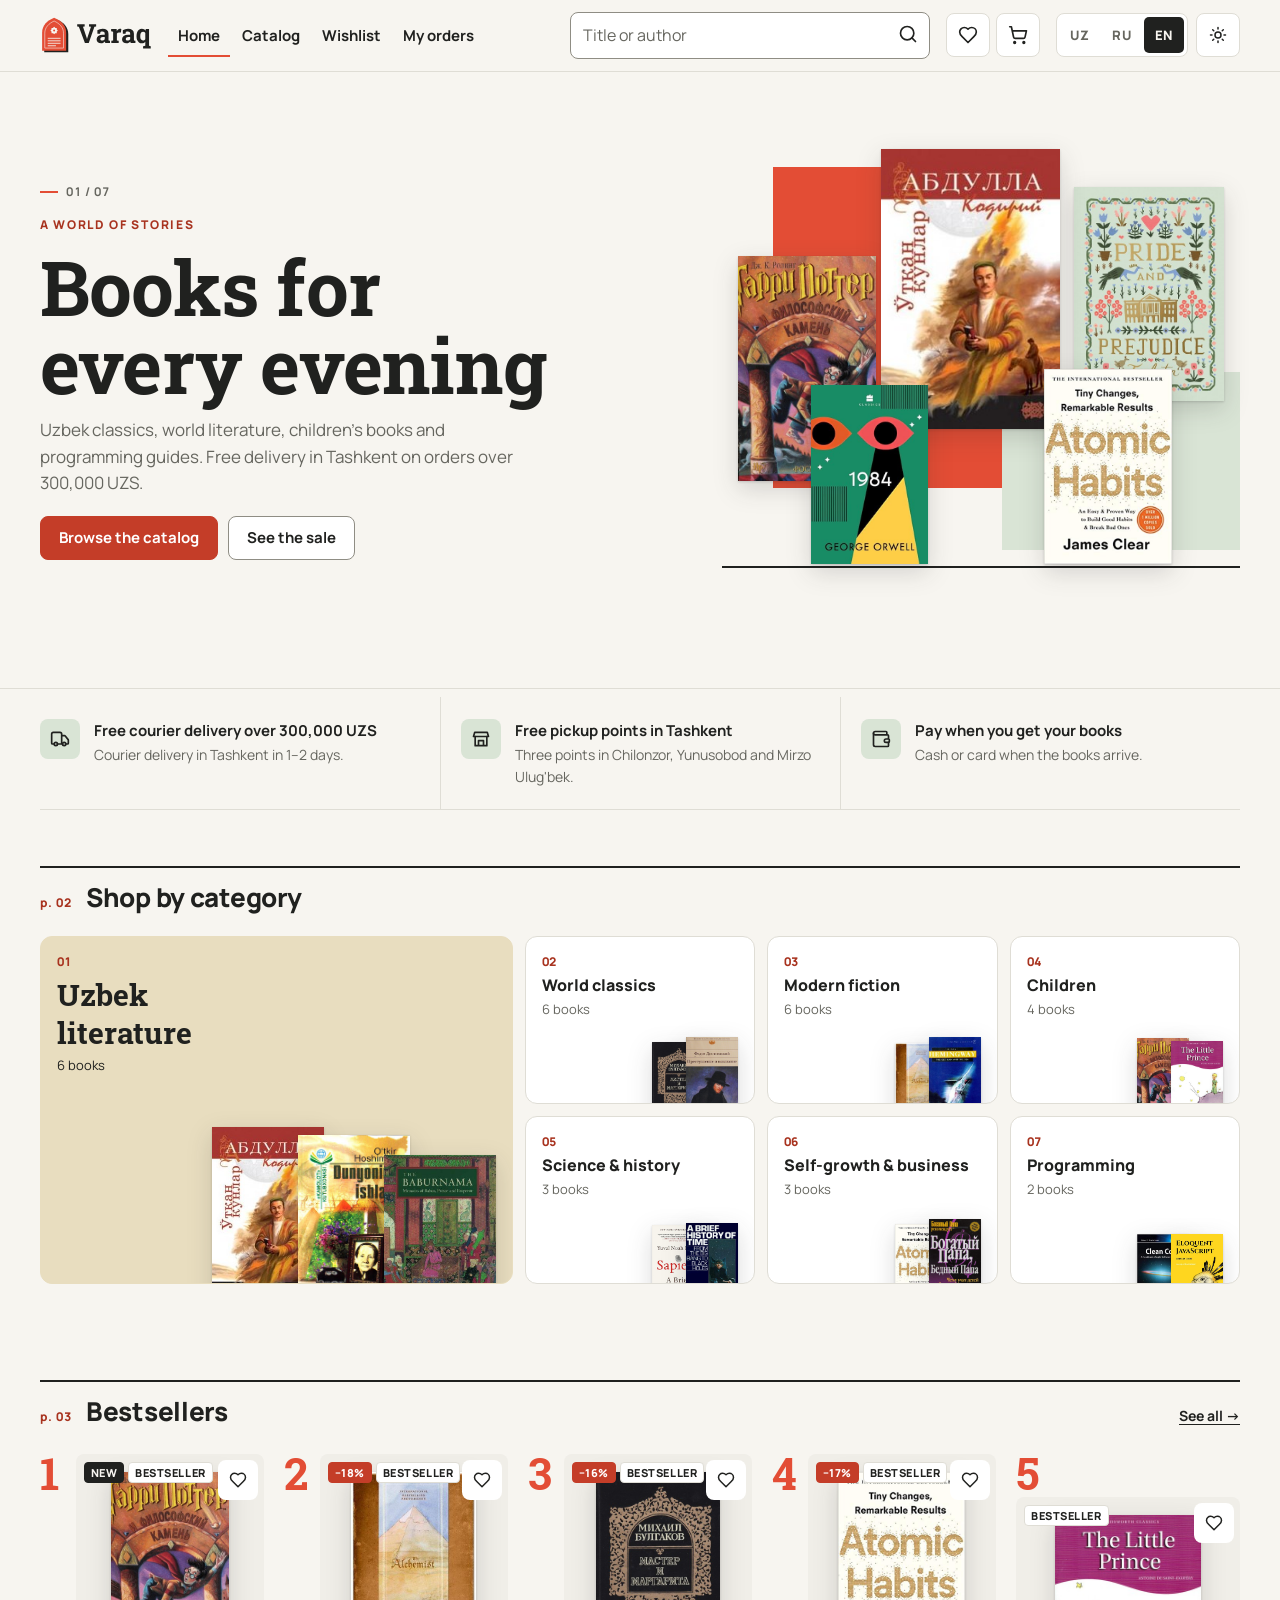
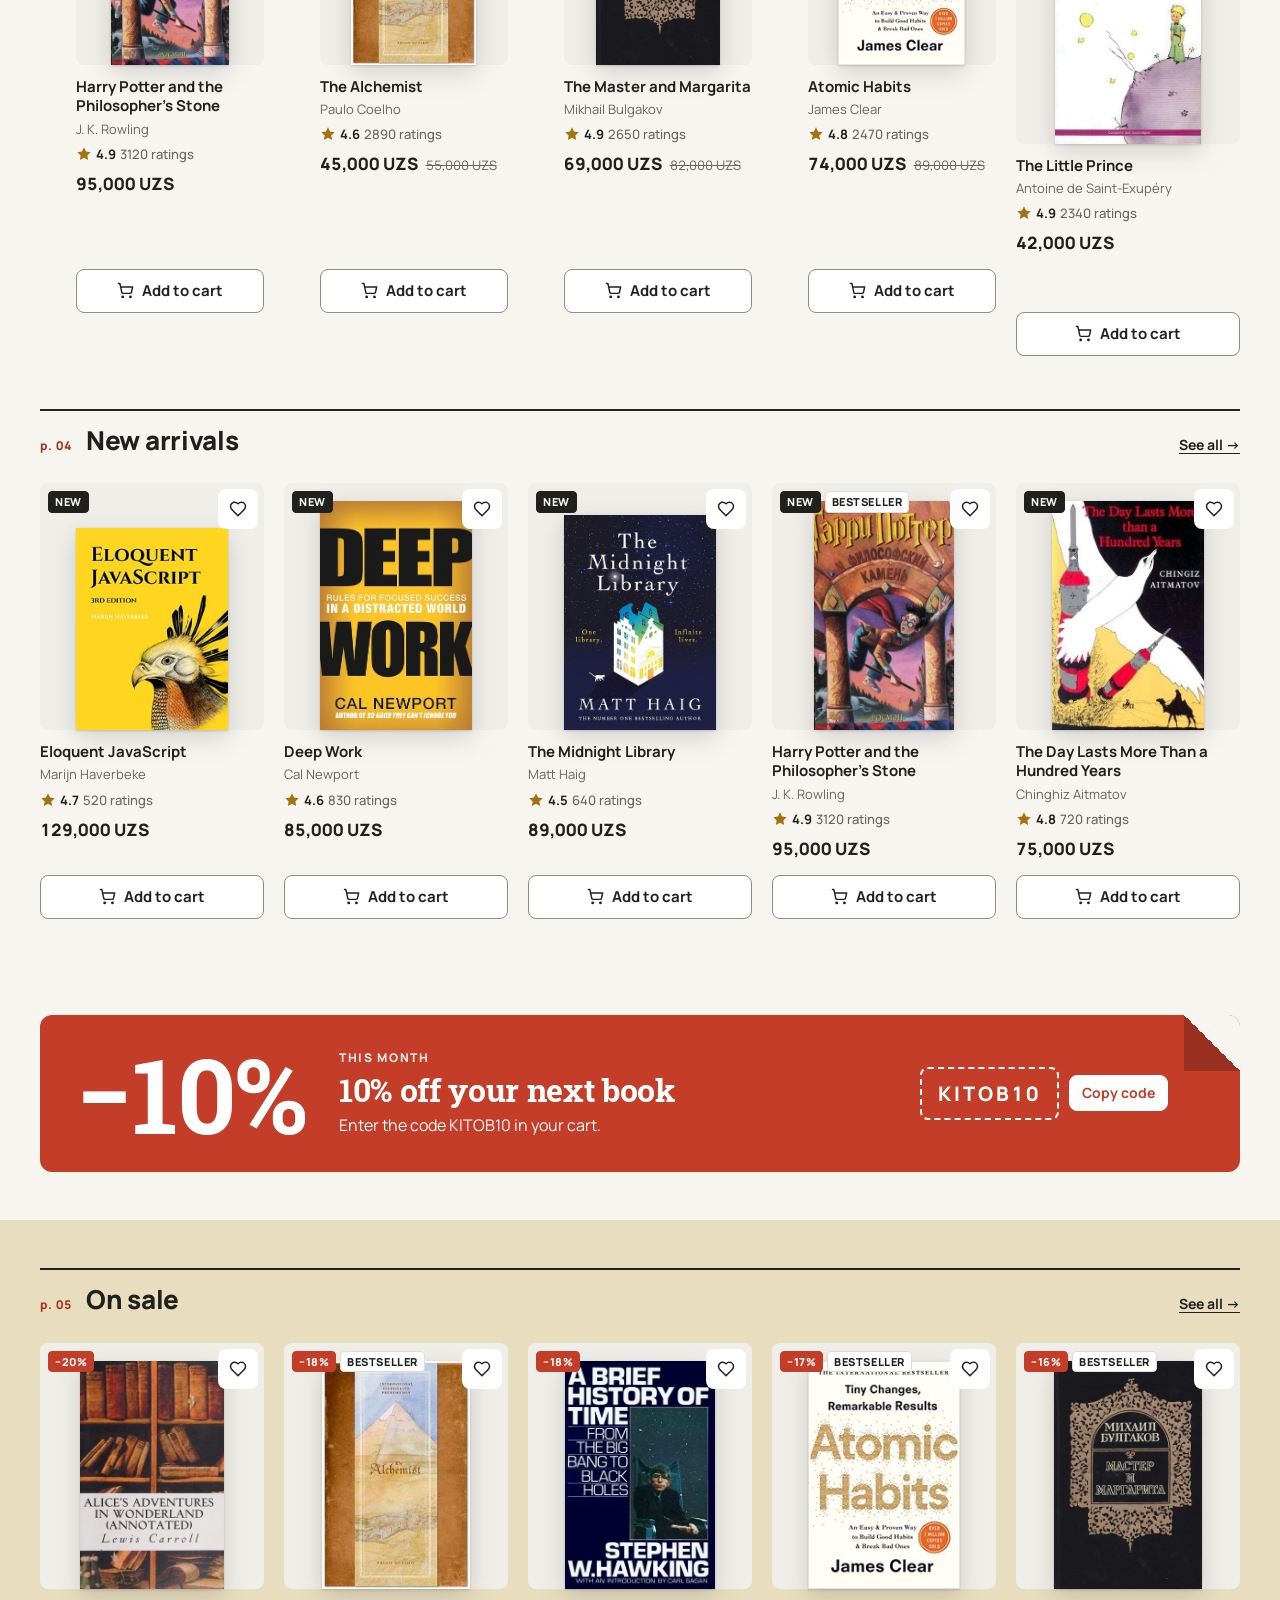
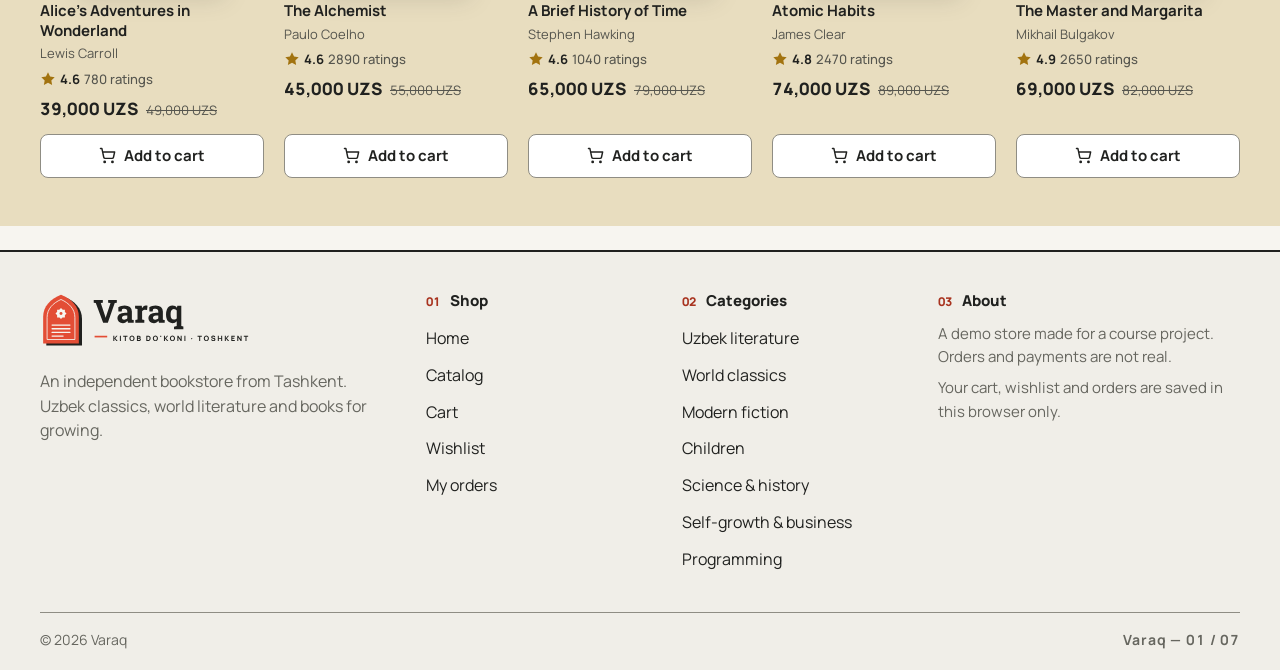
<file: index.html>
<!doctype html>
<html lang="en">
<head>
  <meta charset="utf-8">
  <meta name="viewport" content="width=device-width, initial-scale=1">
  <title>Varaq</title>
  <meta name="description" content="">
  <meta name="theme-color" content="#f7f5f0">
  <link rel="icon" href="assets/brand/varaq-favicon.svg" type="image/svg+xml">
  <link rel="preconnect" href="https://fonts.googleapis.com">
  <link rel="preconnect" href="https://fonts.gstatic.com" crossorigin>
  <link rel="stylesheet" href="https://fonts.googleapis.com/css2?family=Manrope:wght@400;500;600;700;800&family=Roboto+Slab:wght@500;600;700&display=swap">
  <!-- Apply the saved theme before the page is drawn, so it never flashes. -->
  <script>
    window.APP_NS = "bookstore";
    try {
      var savedTheme = localStorage.getItem("bookstore:theme");
      document.documentElement.setAttribute("data-theme", savedTheme || (matchMedia("(prefers-color-scheme: dark)").matches ? "dark" : "light"));
    } catch (e) {}
  </script>
  <link rel="stylesheet" href="css/base.css">
  <link rel="stylesheet" href="css/site.css">
  <script defer src="js/core.js"></script>
  <script defer src="js/lang.js"></script>
  <script defer src="js/books.js"></script>
  <script defer src="js/shop.js"></script>
  <script defer src="js/layout.js"></script>
  <script defer src="js/pages/home.js"></script>
</head>
<body data-page="home">
  <a class="skip-link" href="#main" data-i18n="skip">Skip to content</a>
  <header id="site-header" class="site-header"></header>

  <main id="main" tabindex="-1">
    <section class="hero">
      <div class="container hero-grid">
        <div class="hero-copy">
          <p class="folio" aria-hidden="true">01 / 07</p>
          <p class="eyebrow" data-i18n="home.eyebrow"></p>
          <h1 class="display hero-title" data-i18n="home.heroTitle"></h1>
          <p id="heroText" class="hero-text"></p>
          <div class="hero-actions">
            <a class="btn" href="catalog.html" data-i18n="home.browse"></a>
            <a class="btn btn-ghost" href="catalog.html?sale=1" data-i18n="home.seeSale"></a>
          </div>
        </div>
        <!-- A composition of real covers (decorative: the books are listed below). -->
        <div id="heroArt" class="hero-art" aria-hidden="true"></div>
      </div>
    </section>

    <section class="container perks" aria-labelledby="perksTitle">
      <h2 id="perksTitle" class="visually-hidden" data-i18n="home.perksTitle"></h2>
      <ul id="perks" class="perk-list"></ul>
    </section>

    <section class="container section" aria-labelledby="catsTitle">
      <div class="section-head">
        <p class="sec-no" aria-hidden="true">p. 02</p>
        <h2 id="catsTitle" data-i18n="home.cats"></h2>
      </div>
      <ul id="cats" class="cat-grid"></ul>
    </section>

    <section class="container section" aria-labelledby="bestTitle">
      <div class="section-head">
        <p class="sec-no" aria-hidden="true">p. 03</p>
        <h2 id="bestTitle" data-i18n="home.best"></h2>
        <a class="see-all" href="catalog.html?sort=popular" aria-describedby="bestTitle" data-i18n="home.seeAll"></a>
      </div>
      <div id="best"></div>
    </section>

    <section class="container section" aria-labelledby="newTitle">
      <div class="section-head">
        <p class="sec-no" aria-hidden="true">p. 04</p>
        <h2 id="newTitle" data-i18n="home.new"></h2>
        <a class="see-all" href="catalog.html?sort=newest" aria-describedby="newTitle" data-i18n="home.seeAll"></a>
      </div>
      <div id="new"></div>
    </section>

    <section class="container section" aria-labelledby="promoTitle">
      <div class="promo">
        <p class="promo-big display" aria-hidden="true">−10%</p>
        <div class="promo-copy">
          <p class="eyebrow promo-eyebrow" data-i18n="home.promoEyebrow"></p>
          <h2 id="promoTitle" class="display" data-i18n="home.promoTitle"></h2>
          <p id="promoText"></p>
        </div>
        <div class="promo-code">
          <span class="coupon tabular" id="promoCode">KITOB10</span>
          <button type="button" id="copyCode" class="btn btn-small promo-copy-btn" data-i18n="home.copyCode"></button>
        </div>
      </div>
    </section>

    <section class="band-sale" aria-labelledby="saleTitle">
      <div class="container section">
        <div class="section-head">
          <p class="sec-no" aria-hidden="true">p. 05</p>
          <h2 id="saleTitle" data-i18n="home.sale"></h2>
          <a class="see-all" href="catalog.html?sale=1" aria-describedby="saleTitle" data-i18n="home.seeAll"></a>
        </div>
        <div id="sale"></div>
      </div>
    </section>

    <section id="recentSection" class="container section" aria-labelledby="recentTitle" hidden>
      <div class="section-head">
        <p class="sec-no" aria-hidden="true">p. 06</p>
        <h2 id="recentTitle" data-i18n="home.recent"></h2>
      </div>
      <ul id="recent" class="recent-strip"></ul>
    </section>
  </main>

  <footer id="site-footer" class="site-footer"></footer>
  <div id="toasts" class="toast-host"></div>
</body>
</html>
</file>
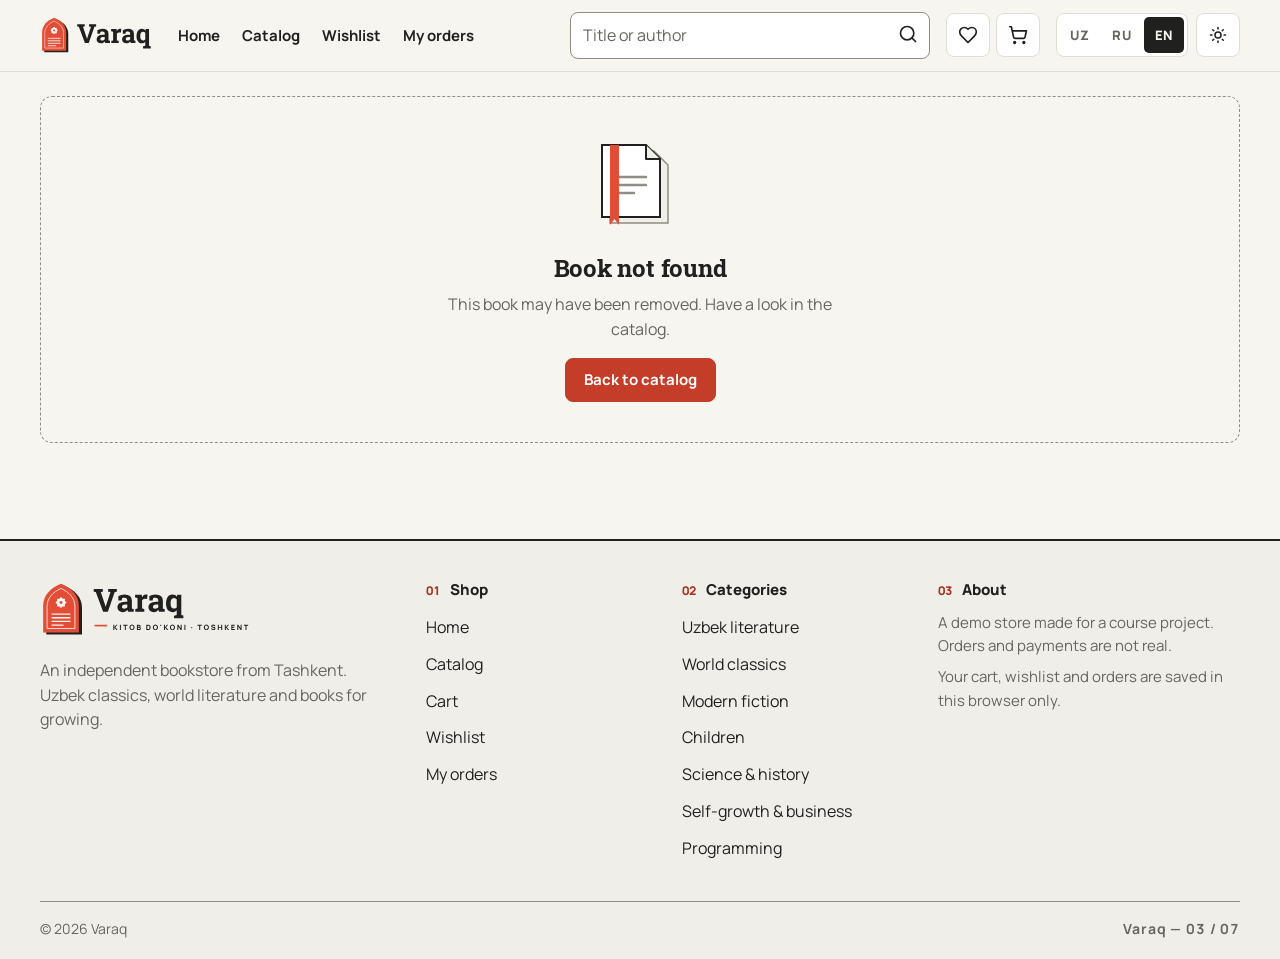
<file: book.html>
<!doctype html>
<html lang="en">
<head>
  <meta charset="utf-8">
  <meta name="viewport" content="width=device-width, initial-scale=1">
  <title>Varaq</title>
  <meta name="description" content="">
  <meta name="theme-color" content="#f7f5f0">
  <link rel="icon" href="assets/brand/varaq-favicon.svg" type="image/svg+xml">
  <link rel="preconnect" href="https://fonts.googleapis.com">
  <link rel="preconnect" href="https://fonts.gstatic.com" crossorigin>
  <link rel="stylesheet" href="https://fonts.googleapis.com/css2?family=Manrope:wght@400;500;600;700;800&family=Roboto+Slab:wght@500;600;700&display=swap">
  <!-- Apply the saved theme before the page is drawn, so it never flashes. -->
  <script>
    window.APP_NS = "bookstore";
    try {
      var savedTheme = localStorage.getItem("bookstore:theme");
      document.documentElement.setAttribute("data-theme", savedTheme || (matchMedia("(prefers-color-scheme: dark)").matches ? "dark" : "light"));
    } catch (e) {}
  </script>
  <link rel="stylesheet" href="css/base.css">
  <link rel="stylesheet" href="css/site.css">
  <script defer src="js/core.js"></script>
  <script defer src="js/lang.js"></script>
  <script defer src="js/books.js"></script>
  <script defer src="js/shop.js"></script>
  <script defer src="js/layout.js"></script>
  <script defer src="js/pages/book.js"></script>
</head>
<body data-page="book">
  <a class="skip-link" href="#main" data-i18n="skip">Skip to content</a>
  <header id="site-header" class="site-header"></header>

  <main id="main" tabindex="-1" class="container page">
    <div id="bookView"></div>
  </main>

  <footer id="site-footer" class="site-footer"></footer>
  <div id="toasts" class="toast-host"></div>
</body>
</html>
</file>
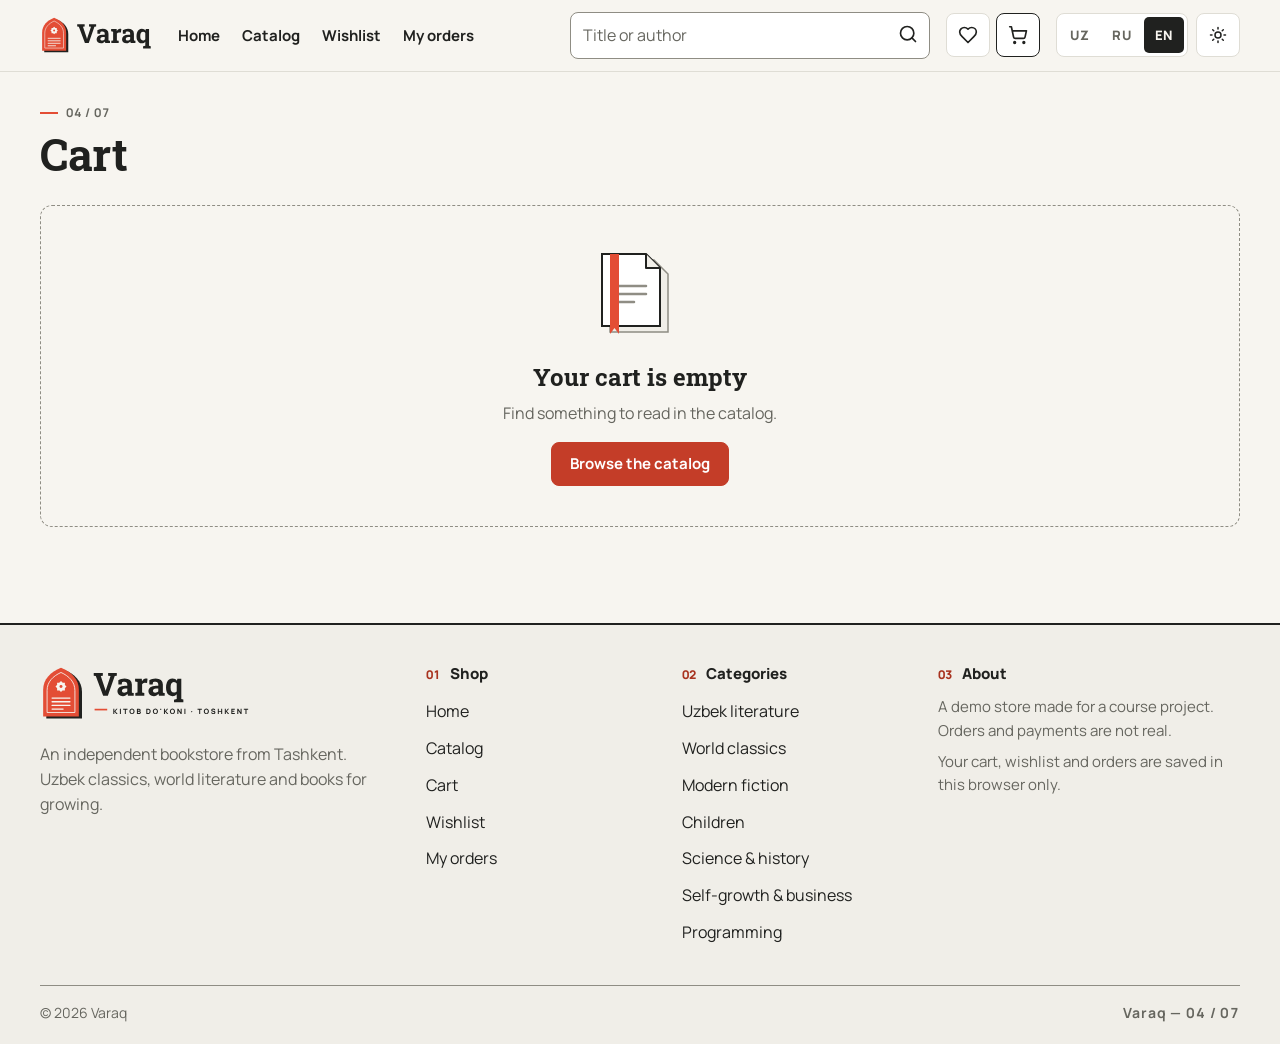
<file: cart.html>
<!doctype html>
<html lang="en">
<head>
  <meta charset="utf-8">
  <meta name="viewport" content="width=device-width, initial-scale=1">
  <title>Varaq</title>
  <meta name="description" content="">
  <meta name="theme-color" content="#f7f5f0">
  <link rel="icon" href="assets/brand/varaq-favicon.svg" type="image/svg+xml">
  <link rel="preconnect" href="https://fonts.googleapis.com">
  <link rel="preconnect" href="https://fonts.gstatic.com" crossorigin>
  <link rel="stylesheet" href="https://fonts.googleapis.com/css2?family=Manrope:wght@400;500;600;700;800&family=Roboto+Slab:wght@500;600;700&display=swap">
  <!-- Apply the saved theme before the page is drawn, so it never flashes. -->
  <script>
    window.APP_NS = "bookstore";
    try {
      var savedTheme = localStorage.getItem("bookstore:theme");
      document.documentElement.setAttribute("data-theme", savedTheme || (matchMedia("(prefers-color-scheme: dark)").matches ? "dark" : "light"));
    } catch (e) {}
  </script>
  <link rel="stylesheet" href="css/base.css">
  <link rel="stylesheet" href="css/site.css">
  <script defer src="js/core.js"></script>
  <script defer src="js/lang.js"></script>
  <script defer src="js/books.js"></script>
  <script defer src="js/shop.js"></script>
  <script defer src="js/layout.js"></script>
  <script defer src="js/pages/cart.js"></script>
</head>
<body data-page="cart">
  <a class="skip-link" href="#main" data-i18n="skip">Skip to content</a>
  <header id="site-header" class="site-header"></header>

  <main id="main" tabindex="-1" class="container page">
    <h1 id="cartTitle" tabindex="-1" data-i18n="page.cart"></h1>
    <p id="stockNote" class="notice" role="status" hidden data-i18n="cart.stockFixed"></p>

    <div id="cartEmpty" class="empty" hidden>
      <h2 data-i18n="cart.empty"></h2>
      <p data-i18n="cart.emptyText"></p>
      <a class="btn" href="catalog.html" data-i18n="home.browse"></a>
    </div>

    <div id="cartFull" class="cart-layout" hidden>
      <section aria-labelledby="itemsTitle">
        <h2 id="itemsTitle" class="items-title"></h2>
        <ul id="cartLines" class="cart-lines"></ul>
        <a href="catalog.html" class="back-link" data-i18n="cart.continue"></a>
      </section>

      <aside class="summary" aria-labelledby="summaryTitle">
        <h2 id="summaryTitle" data-i18n="cart.summary"></h2>
        <div id="freeBar" class="free-bar"></div>

        <form id="promoForm" class="promo-form" novalidate>
          <label for="promo" data-i18n="promo.label"></label>
          <div class="promo-row">
            <input id="promo" name="promo" class="input" autocomplete="off" autocapitalize="characters" spellcheck="false" aria-describedby="promoHint promoMsg">
            <button class="btn btn-ghost" type="submit" data-i18n="promo.apply"></button>
          </div>
          <p id="promoHint" class="hint"></p>
          <p id="promoMsg" class="field-msg" role="status"></p>
        </form>
        <div id="appliedPromo" class="applied-promo"></div>

        <dl id="totals" class="totals"></dl>
        <a class="btn btn-block" href="checkout.html" data-i18n="cart.checkout"></a>
      </aside>
    </div>
  </main>

  <footer id="site-footer" class="site-footer"></footer>
  <div id="toasts" class="toast-host"></div>
</body>
</html>
</file>
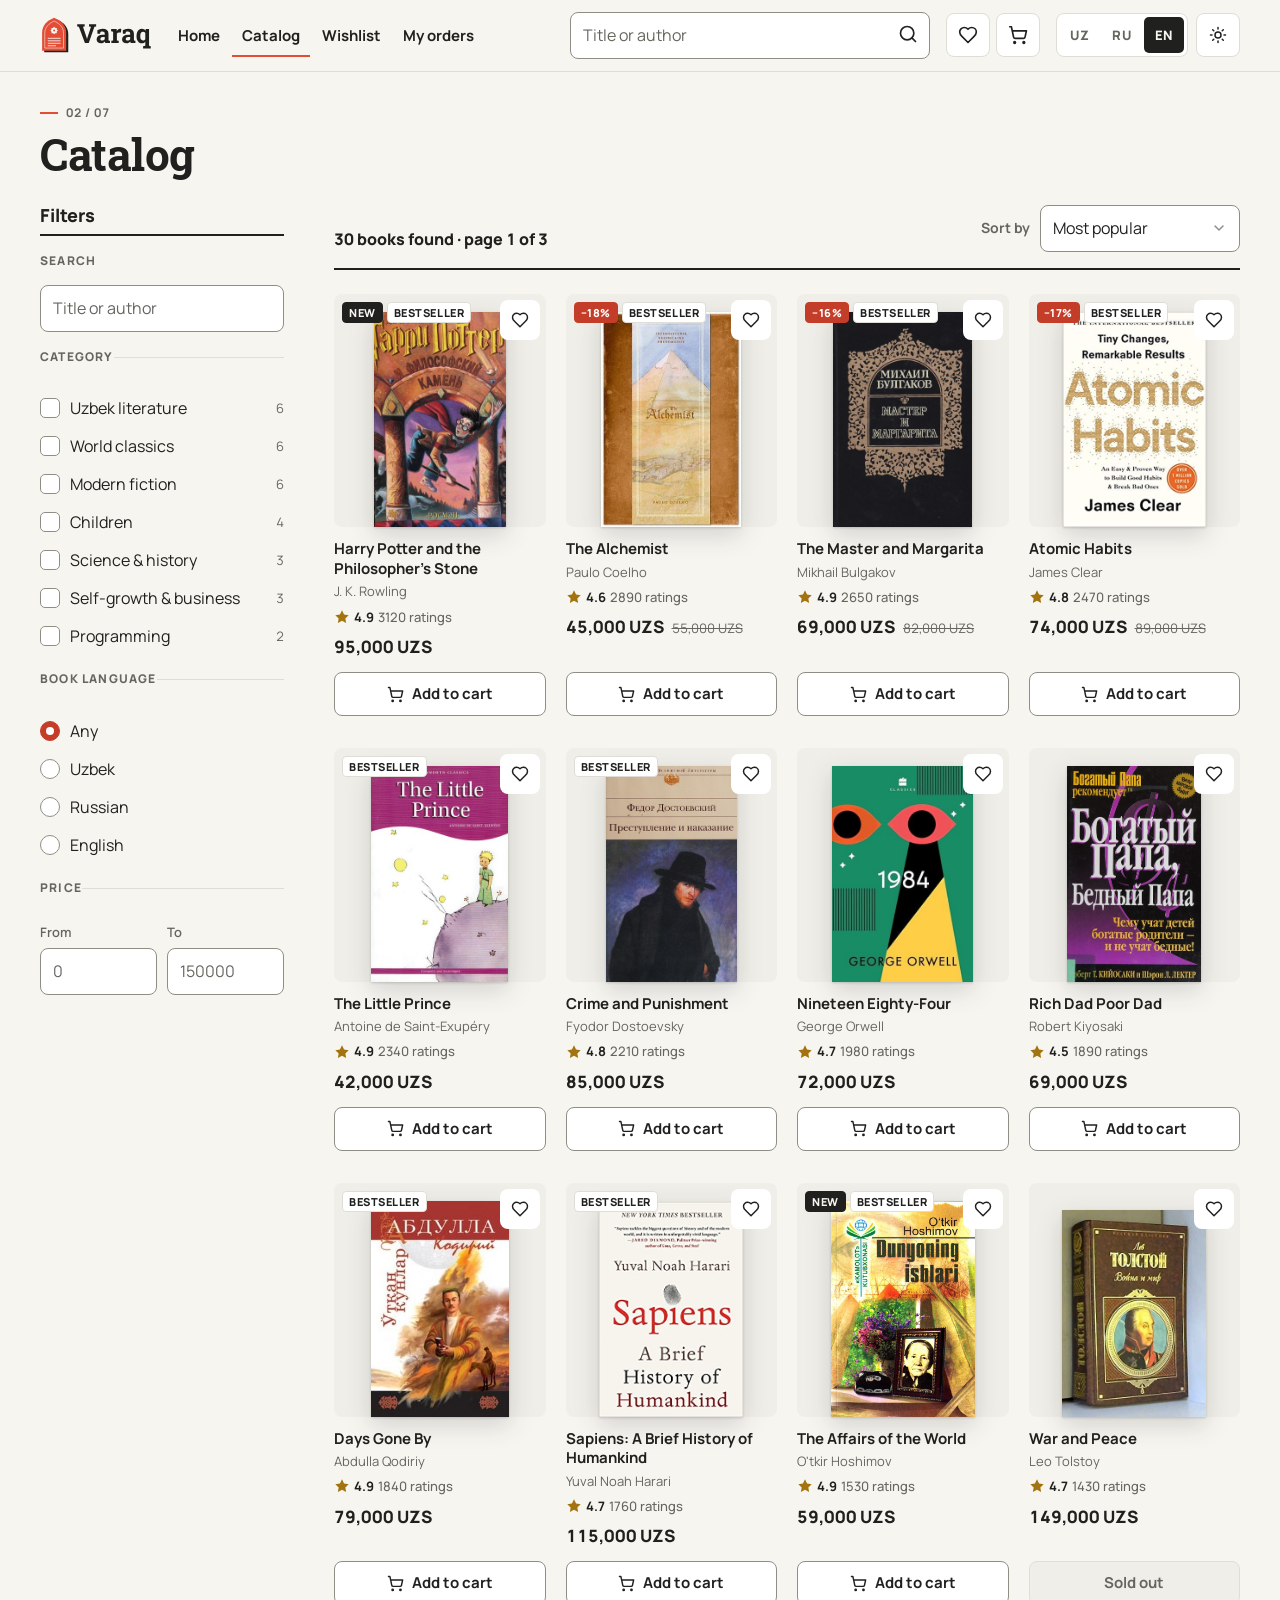
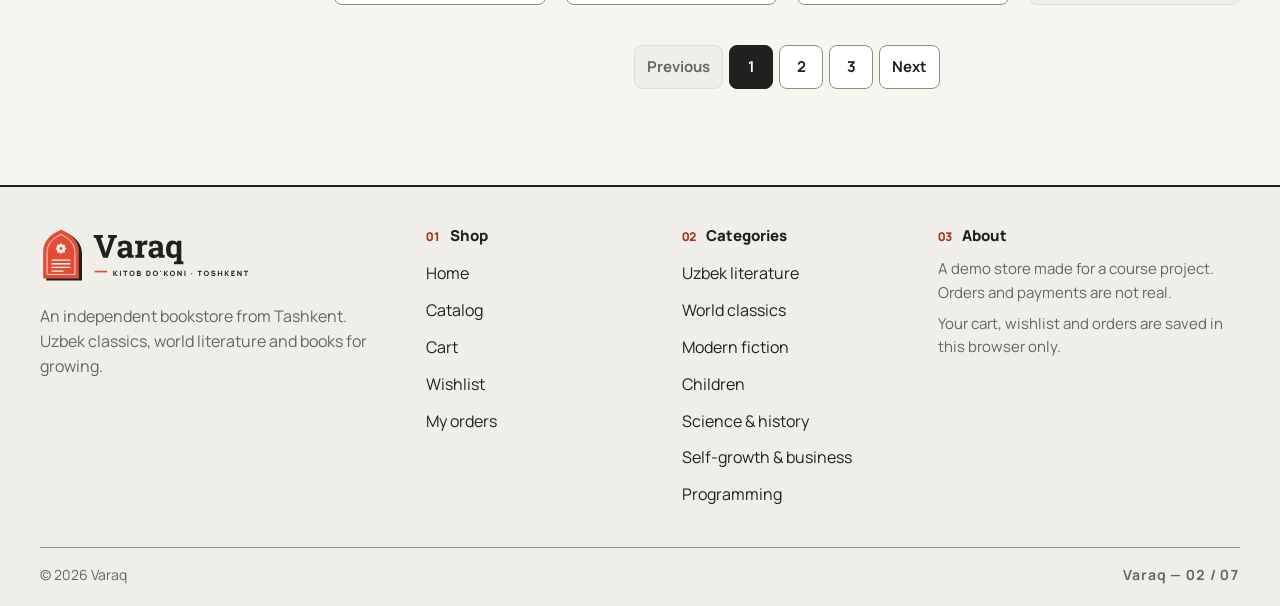
<file: catalog.html>
<!doctype html>
<html lang="en">
<head>
  <meta charset="utf-8">
  <meta name="viewport" content="width=device-width, initial-scale=1">
  <title>Varaq</title>
  <meta name="description" content="">
  <meta name="theme-color" content="#f7f5f0">
  <link rel="icon" href="assets/brand/varaq-favicon.svg" type="image/svg+xml">
  <link rel="preconnect" href="https://fonts.googleapis.com">
  <link rel="preconnect" href="https://fonts.gstatic.com" crossorigin>
  <link rel="stylesheet" href="https://fonts.googleapis.com/css2?family=Manrope:wght@400;500;600;700;800&family=Roboto+Slab:wght@500;600;700&display=swap">
  <script>
    window.APP_NS = "bookstore";
    try {
      var savedTheme = localStorage.getItem("bookstore:theme");
      document.documentElement.setAttribute("data-theme", savedTheme || (matchMedia("(prefers-color-scheme: dark)").matches ? "dark" : "light"));
    } catch (e) {}
  </script>
  <link rel="stylesheet" href="css/base.css">
  <link rel="stylesheet" href="css/site.css">
  <script defer src="js/core.js"></script>
  <script defer src="js/lang.js"></script>
  <script defer src="js/books.js"></script>
  <script defer src="js/shop.js"></script>
  <script defer src="js/layout.js"></script>
  <script defer src="js/pages/catalog.js"></script>
</head>
<body data-page="catalog">
  <a class="skip-link" href="#main" data-i18n="skip">Skip to content</a>
  <header id="site-header" class="site-header"></header>

  <main id="main" tabindex="-1" class="container page">
    <h1 data-i18n="page.catalog"></h1>

    <div class="catalog">
      <button type="button" id="filtersToggle" class="btn btn-ghost filters-toggle" aria-expanded="false" aria-controls="filters">
        <span data-i18n="filters.title"></span>
        <span id="filterCount" class="count-pill"></span>
      </button>

      <aside id="filters" class="filters" aria-labelledby="filtersTitle">
        <div class="filters-head">
          <h2 id="filtersTitle" class="filters-title" data-i18n="filters.title"></h2>
          <button type="button" id="filtersClose" class="icon-btn filters-close" data-i18n-aria="filters.close">
            <svg viewBox="0 0 24 24" width="20" height="20" fill="none" stroke="currentColor" stroke-width="2" stroke-linecap="round" aria-hidden="true"><path d="M18 6 6 18M6 6l12 12"/></svg>
          </button>
        </div>
        <form id="filterForm" class="filter-form" novalidate>
          <div class="field">
            <label for="q" data-i18n="filters.search"></label>
            <input id="q" name="q" type="search" class="input" autocomplete="off" data-i18n-placeholder="header.searchPh">
          </div>

          <fieldset>
            <legend data-i18n="filters.category"></legend>
            <div id="catBoxes" class="check-list"></div>
          </fieldset>

          <fieldset>
            <legend data-i18n="filters.lang"></legend>
            <div class="check-list">
              <label class="check"><input type="radio" name="lang" value="" checked> <span data-i18n="filters.any"></span></label>
              <label class="check"><input type="radio" name="lang" value="uz"> <span data-i18n="blang.uz"></span></label>
              <label class="check"><input type="radio" name="lang" value="ru"> <span data-i18n="blang.ru"></span></label>
              <label class="check"><input type="radio" name="lang" value="en"> <span data-i18n="blang.en"></span></label>
            </div>
          </fieldset>

          <fieldset>
            <legend data-i18n="filters.price"></legend>
            <div class="price-range">
              <div class="field">
                <label for="min" data-i18n="filters.min"></label>
                <input id="min" name="min" type="number" inputmode="numeric" min="0" step="1000" class="input" placeholder="0">
              </div>
              <div class="field">
                <label for="max" data-i18n="filters.max"></label>
                <input id="max" name="max" type="number" inputmode="numeric" min="0" step="1000" class="input" placeholder="150000" aria-describedby="priceError">
              </div>
            </div>
            <p id="priceError" class="field-error" aria-live="polite"></p>
          </fieldset>

          <fieldset>
            <legend data-i18n="filters.more"></legend>
            <div class="check-list">
              <label class="check"><input type="checkbox" name="stock" value="1"> <span data-i18n="filters.stock"></span></label>
              <label class="check"><input type="checkbox" name="sale" value="1"> <span data-i18n="filters.sale"></span></label>
            </div>
          </fieldset>

          <div class="filters-foot">
            <button type="button" id="filtersShow" class="btn btn-block filters-show"></button>
            <button type="button" id="clearFilters" class="btn btn-ghost btn-block" data-i18n="filters.clear"></button>
          </div>
        </form>
      </aside>

      <div id="filtersBackdrop" class="filters-backdrop" hidden></div>

      <section class="results" aria-labelledby="resultsCount">
        <div class="results-bar">
          <p id="resultsCount" class="results-count" role="status"></p>
          <div class="field sort-field">
            <label for="sort" data-i18n="sort.label"></label>
            <select id="sort" name="sort" class="select">
              <option value="popular" data-i18n="sort.popular"></option>
              <option value="rating" data-i18n="sort.rating"></option>
              <option value="newest" data-i18n="sort.newest"></option>
              <option value="priceAsc" data-i18n="sort.priceAsc"></option>
              <option value="priceDesc" data-i18n="sort.priceDesc"></option>
              <option value="title" data-i18n="sort.title"></option>
            </select>
          </div>
        </div>

        <div id="grid"></div>

        <div id="empty" class="empty" hidden>
          <h2 data-i18n="empty.title"></h2>
          <p data-i18n="empty.text"></p>
          <button type="button" id="emptyClear" class="btn" data-i18n="filters.clear"></button>
        </div>

        <nav id="pager" class="pager" data-i18n-aria="pager.label"></nav>
      </section>
    </div>
  </main>

  <footer id="site-footer" class="site-footer"></footer>
  <div id="toasts" class="toast-host"></div>
</body>
</html>
</file>
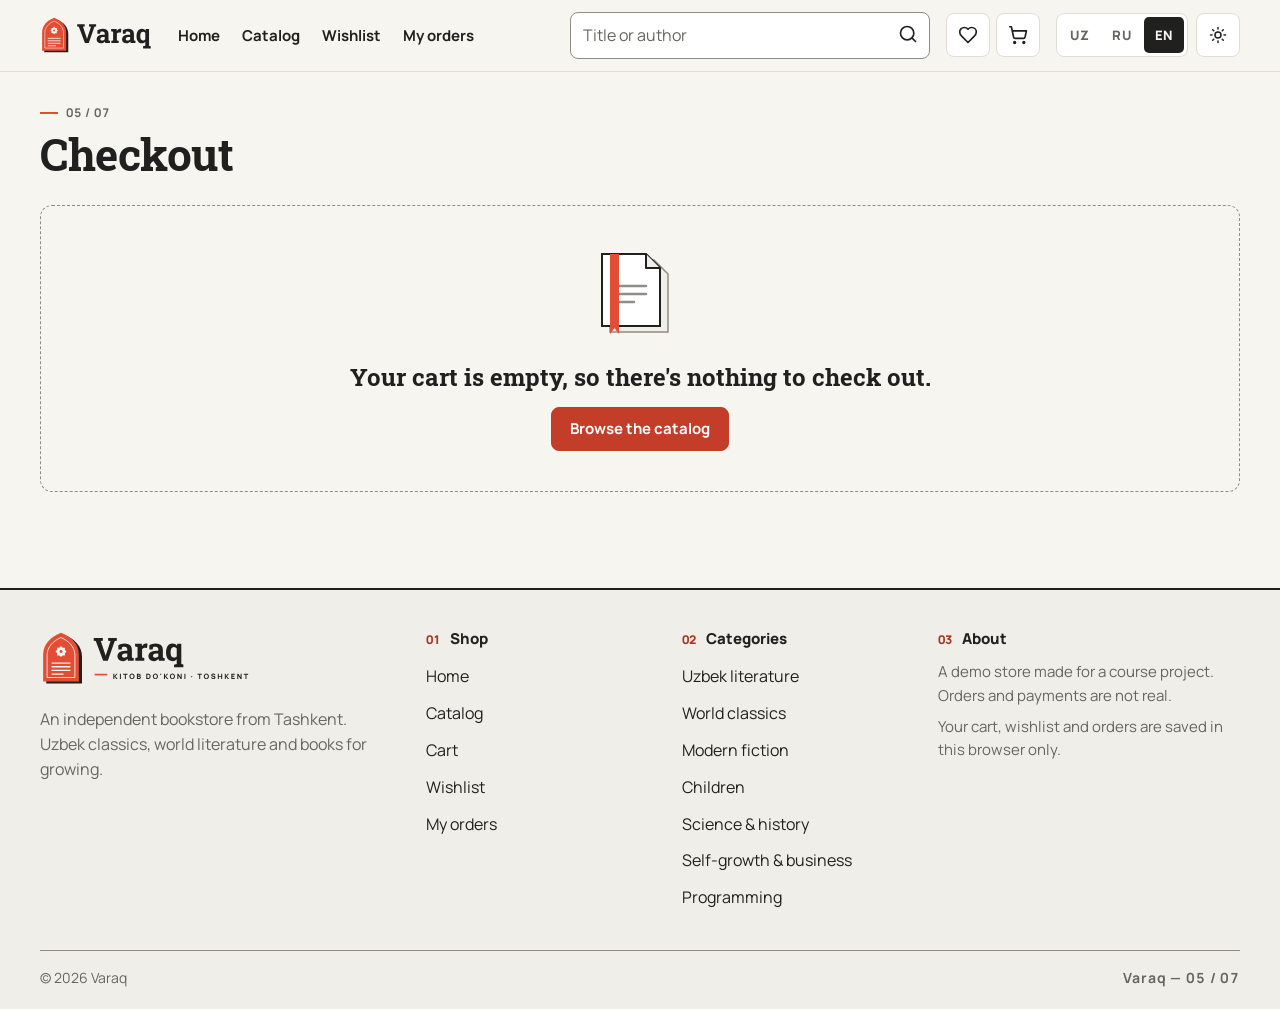
<file: checkout.html>
<!doctype html>
<html lang="en">
<head>
  <meta charset="utf-8">
  <meta name="viewport" content="width=device-width, initial-scale=1">
  <title>Varaq</title>
  <meta name="description" content="">
  <meta name="theme-color" content="#f7f5f0">
  <link rel="icon" href="assets/brand/varaq-favicon.svg" type="image/svg+xml">
  <link rel="preconnect" href="https://fonts.googleapis.com">
  <link rel="preconnect" href="https://fonts.gstatic.com" crossorigin>
  <link rel="stylesheet" href="https://fonts.googleapis.com/css2?family=Manrope:wght@400;500;600;700;800&family=Roboto+Slab:wght@500;600;700&display=swap">
  <!-- Apply the saved theme before the page is drawn, so it never flashes. -->
  <script>
    window.APP_NS = "bookstore";
    try {
      var savedTheme = localStorage.getItem("bookstore:theme");
      document.documentElement.setAttribute("data-theme", savedTheme || (matchMedia("(prefers-color-scheme: dark)").matches ? "dark" : "light"));
    } catch (e) {}
  </script>
  <link rel="stylesheet" href="css/base.css">
  <link rel="stylesheet" href="css/site.css">
  <script defer src="js/core.js"></script>
  <script defer src="js/lang.js"></script>
  <script defer src="js/books.js"></script>
  <script defer src="js/shop.js"></script>
  <script defer src="js/layout.js"></script>
  <script defer src="js/pages/checkout.js"></script>
</head>
<body data-page="checkout">
  <a class="skip-link" href="#main" data-i18n="skip">Skip to content</a>
  <header id="site-header" class="site-header"></header>

  <main id="main" tabindex="-1" class="container page">
    <h1 data-i18n="page.checkout"></h1>

    <div id="coEmpty" class="empty" hidden>
      <h2 data-i18n="co.empty"></h2>
      <a class="btn" href="catalog.html" data-i18n="home.browse"></a>
    </div>

    <div id="coFull" class="checkout-layout" hidden>
      <form id="coForm" class="co-form" novalidate>
        <div id="errorSummary" class="error-summary" role="alert" tabindex="-1" hidden></div>

        <fieldset class="co-section">
          <legend><span class="step-no" aria-hidden="true">01</span><span data-i18n="co.contact"></span></legend>
          <div class="field">
            <label for="name" data-i18n="co.name"></label>
            <input id="name" name="name" class="input" autocomplete="name" maxlength="60" aria-describedby="name-err">
            <p id="name-err" class="field-error"></p>
          </div>
          <div class="field">
            <label for="phone" data-i18n="co.phone"></label>
            <input id="phone" name="phone" type="tel" class="input" autocomplete="tel" inputmode="tel" placeholder="+998 90 123 45 67" aria-describedby="phone-hint phone-err">
            <p id="phone-hint" class="hint" data-i18n="co.phoneHint"></p>
            <p id="phone-err" class="field-error"></p>
          </div>
          <div class="field">
            <label for="email" data-i18n="co.email"></label>
            <input id="email" name="email" type="email" class="input" autocomplete="email" aria-describedby="email-err">
            <p id="email-err" class="field-error"></p>
          </div>
        </fieldset>

        <fieldset class="co-section">
          <legend><span class="step-no" aria-hidden="true">02</span><span data-i18n="co.delivery"></span></legend>
          <div class="field">
            <label for="region" data-i18n="co.region"></label>
            <select id="region" name="region" class="select" autocomplete="address-level1" aria-describedby="region-err"></select>
            <p id="region-err" class="field-error"></p>
          </div>

          <fieldset class="radio-group">
            <legend data-i18n="co.method"></legend>
            <label class="radio-card">
              <input type="radio" name="method" value="courier" checked>
              <span class="rc-main"><span class="rc-name" data-i18n="co.m.courier"></span><span class="hint" data-i18n="co.m.courierNote"></span></span>
              <span class="rc-price" id="price-courier"></span>
            </label>
            <label class="radio-card">
              <input type="radio" name="method" value="pickup" aria-describedby="pickupNote">
              <span class="rc-main"><span class="rc-name" data-i18n="co.m.pickup"></span><span class="hint" data-i18n="co.m.pickupNote"></span></span>
              <span class="rc-price" id="price-pickup"></span>
            </label>
            <label class="radio-card">
              <input type="radio" name="method" value="post">
              <span class="rc-main"><span class="rc-name" data-i18n="co.m.post"></span><span class="hint" data-i18n="co.m.postNote"></span></span>
              <span class="rc-price" id="price-post"></span>
            </label>
            <p id="pickupNote" class="hint" hidden data-i18n="co.pickupOnly"></p>
          </fieldset>

          <div class="field" id="addressField">
            <label for="address" data-i18n="co.address"></label>
            <textarea id="address" name="address" class="input" rows="2" maxlength="200" autocomplete="street-address" data-i18n-placeholder="co.addressPh" aria-describedby="address-err"></textarea>
            <p id="address-err" class="field-error"></p>
          </div>
          <div class="field" id="pointField" hidden>
            <label for="point" data-i18n="co.point"></label>
            <select id="point" name="point" class="select" aria-describedby="point-err"></select>
            <p id="point-err" class="field-error"></p>
          </div>
        </fieldset>

        <fieldset class="co-section">
          <legend><span class="step-no" aria-hidden="true">03</span><span data-i18n="co.payment"></span></legend>
          <div class="check-list pay-list">
            <label class="check"><input type="radio" name="payment" value="cash" checked> <span data-i18n="pay.cash"></span></label>
            <label class="check"><input type="radio" name="payment" value="card"> <span data-i18n="pay.card"></span></label>
            <label class="check"><input type="radio" name="payment" value="link"> <span data-i18n="pay.link"></span></label>
          </div>
          <p class="hint" data-i18n="co.payNote"></p>
        </fieldset>

        <fieldset class="co-section">
          <legend><span class="step-no" aria-hidden="true">04</span><span data-i18n="co.step.comment"></span></legend>
          <div class="field">
            <label for="comment" data-i18n="co.comment"></label>
            <textarea id="comment" name="comment" class="input" rows="3" maxlength="300" aria-describedby="comment-count"></textarea>
            <p id="comment-count" class="hint"></p>
          </div>
        </fieldset>

        <fieldset class="co-section">
          <legend><span class="step-no" aria-hidden="true">05</span><span data-i18n="co.step.confirm"></span></legend>
          <div class="field">
            <label class="check"><input type="checkbox" id="agree" name="agree" aria-describedby="agree-err"> <span data-i18n="co.agree"></span></label>
            <p id="agree-err" class="field-error"></p>
          </div>
        </fieldset>

        <button type="submit" class="btn btn-block" id="placeBtn"></button>
      </form>

      <aside class="summary" aria-labelledby="coSummaryTitle">
        <h2 id="coSummaryTitle" data-i18n="co.summary"></h2>
        <ul id="coLines" class="mini-lines"></ul>
        <dl id="coTotals" class="totals"></dl>
        <a href="cart.html" class="back-link" data-i18n="co.edit"></a>
      </aside>
    </div>

    <section id="done" class="done" hidden aria-labelledby="doneTitle">
      <h2 id="doneTitle" tabindex="-1"></h2>
      <p id="doneText"></p>
      <div class="hero-actions">
        <a id="doneOrders" class="btn" href="orders.html" data-i18n="done.orders"></a>
        <a class="btn btn-ghost" href="catalog.html" data-i18n="done.shop"></a>
      </div>
    </section>
  </main>

  <footer id="site-footer" class="site-footer"></footer>
  <div id="toasts" class="toast-host"></div>
</body>
</html>
</file>
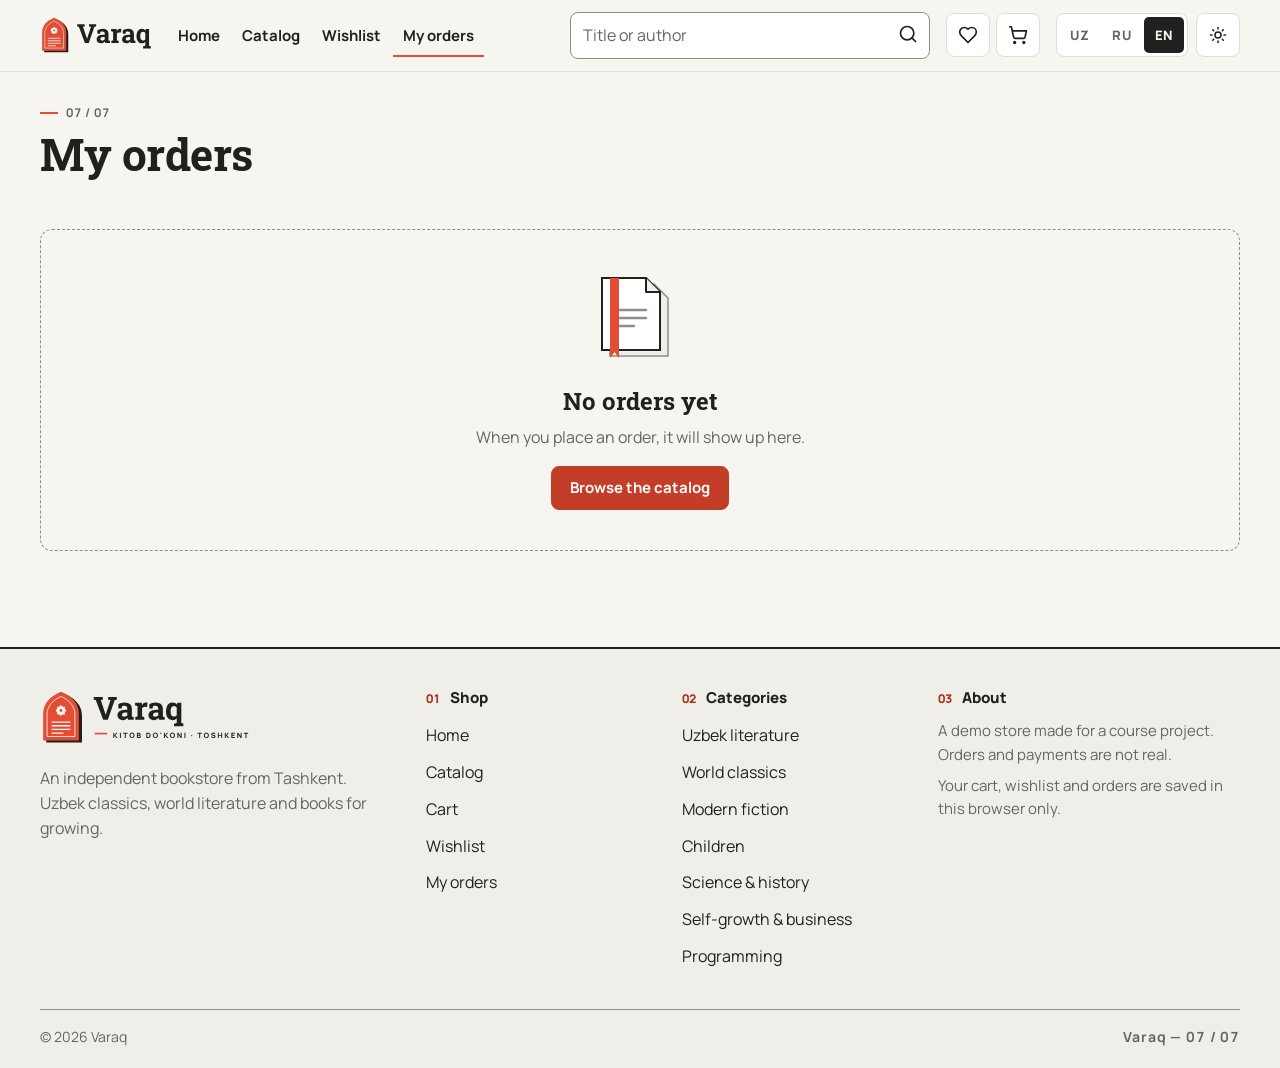
<file: orders.html>
<!doctype html>
<html lang="en">
<head>
  <meta charset="utf-8">
  <meta name="viewport" content="width=device-width, initial-scale=1">
  <title>Varaq</title>
  <meta name="description" content="">
  <meta name="theme-color" content="#f7f5f0">
  <link rel="icon" href="assets/brand/varaq-favicon.svg" type="image/svg+xml">
  <link rel="preconnect" href="https://fonts.googleapis.com">
  <link rel="preconnect" href="https://fonts.gstatic.com" crossorigin>
  <link rel="stylesheet" href="https://fonts.googleapis.com/css2?family=Manrope:wght@400;500;600;700;800&family=Roboto+Slab:wght@500;600;700&display=swap">
  <!-- Apply the saved theme before the page is drawn, so it never flashes. -->
  <script>
    window.APP_NS = "bookstore";
    try {
      var savedTheme = localStorage.getItem("bookstore:theme");
      document.documentElement.setAttribute("data-theme", savedTheme || (matchMedia("(prefers-color-scheme: dark)").matches ? "dark" : "light"));
    } catch (e) {}
  </script>
  <link rel="stylesheet" href="css/base.css">
  <link rel="stylesheet" href="css/site.css">
  <script defer src="js/core.js"></script>
  <script defer src="js/lang.js"></script>
  <script defer src="js/books.js"></script>
  <script defer src="js/shop.js"></script>
  <script defer src="js/layout.js"></script>
  <script defer src="js/pages/orders.js"></script>
</head>
<body data-page="orders">
  <a class="skip-link" href="#main" data-i18n="skip">Skip to content</a>
  <header id="site-header" class="site-header"></header>

  <main id="main" tabindex="-1" class="container page">
    <h1 id="ordersTitle" tabindex="-1" data-i18n="page.orders"></h1>
    <p id="placedNote" class="notice notice-ok" role="status" hidden></p>
    <div id="ordersList" class="orders"></div>
    <div id="ordersEmpty" class="empty" hidden>
      <h2 data-i18n="orders.empty"></h2>
      <p data-i18n="orders.emptyText"></p>
      <a class="btn" href="catalog.html" data-i18n="home.browse"></a>
    </div>
    <p id="ordersNote" class="hint" data-i18n="orders.demoNote"></p>

    <dialog id="cancelDialog" aria-labelledby="cancelTitle">
      <form method="dialog">
        <h2 id="cancelTitle"></h2>
        <p data-i18n="orders.cancelText"></p>
        <div class="dialog-actions">
          <button value="keep" class="btn btn-ghost" data-i18n="orders.keep"></button>
          <button value="cancel" class="btn btn-danger" data-i18n="orders.cancelYes"></button>
        </div>
      </form>
    </dialog>
  </main>

  <footer id="site-footer" class="site-footer"></footer>
  <div id="toasts" class="toast-host"></div>
</body>
</html>
</file>
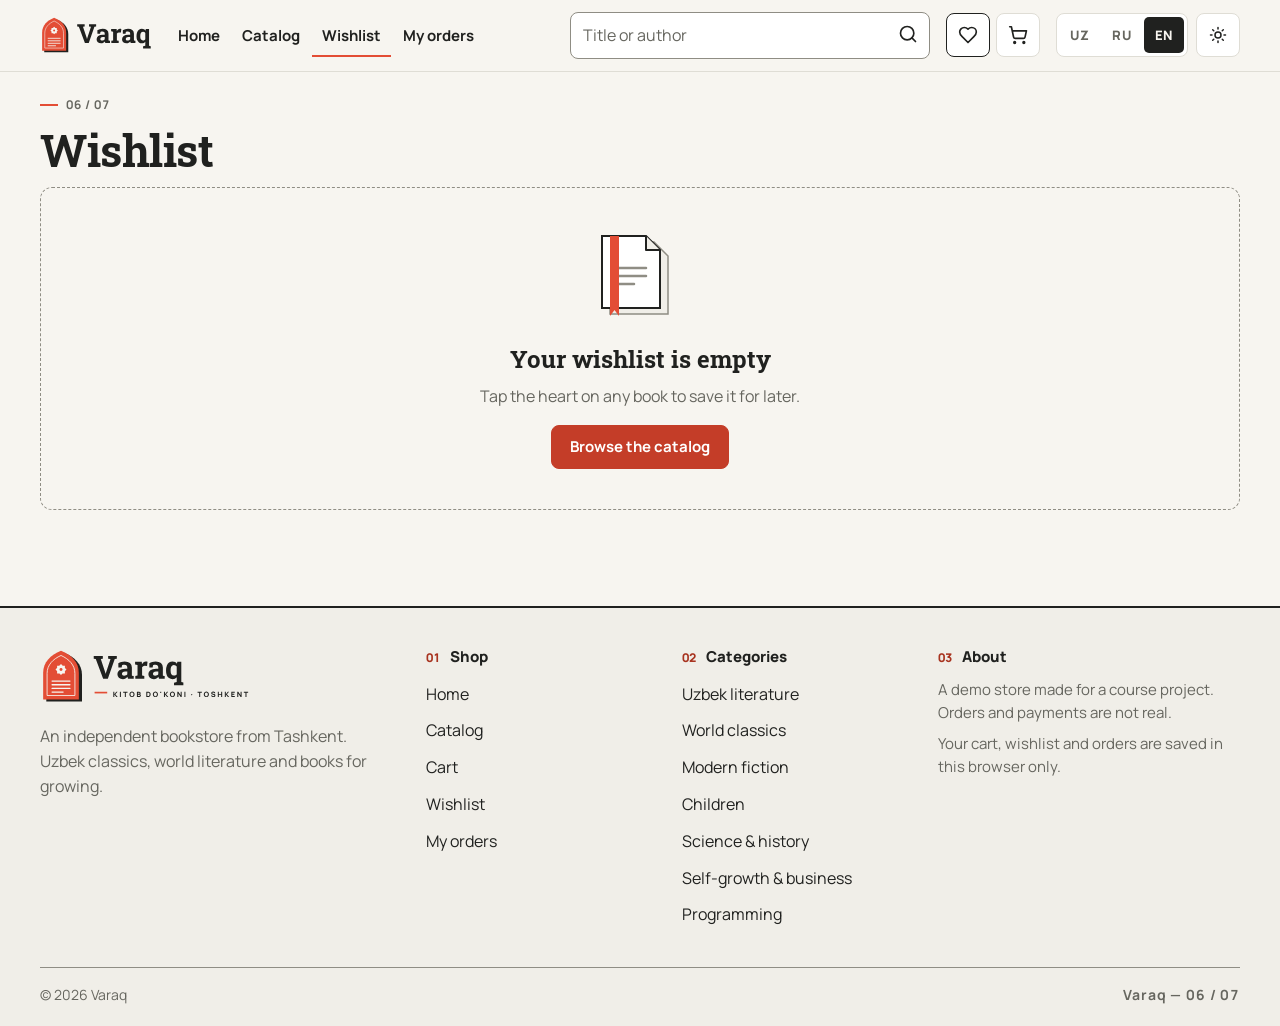
<file: wishlist.html>
<!doctype html>
<html lang="en">
<head>
  <meta charset="utf-8">
  <meta name="viewport" content="width=device-width, initial-scale=1">
  <title>Varaq</title>
  <meta name="description" content="">
  <meta name="theme-color" content="#f7f5f0">
  <link rel="icon" href="assets/brand/varaq-favicon.svg" type="image/svg+xml">
  <link rel="preconnect" href="https://fonts.googleapis.com">
  <link rel="preconnect" href="https://fonts.gstatic.com" crossorigin>
  <link rel="stylesheet" href="https://fonts.googleapis.com/css2?family=Manrope:wght@400;500;600;700;800&family=Roboto+Slab:wght@500;600;700&display=swap">
  <!-- Apply the saved theme before the page is drawn, so it never flashes. -->
  <script>
    window.APP_NS = "bookstore";
    try {
      var savedTheme = localStorage.getItem("bookstore:theme");
      document.documentElement.setAttribute("data-theme", savedTheme || (matchMedia("(prefers-color-scheme: dark)").matches ? "dark" : "light"));
    } catch (e) {}
  </script>
  <link rel="stylesheet" href="css/base.css">
  <link rel="stylesheet" href="css/site.css">
  <script defer src="js/core.js"></script>
  <script defer src="js/lang.js"></script>
  <script defer src="js/books.js"></script>
  <script defer src="js/shop.js"></script>
  <script defer src="js/layout.js"></script>
  <script defer src="js/pages/wishlist.js"></script>
</head>
<body data-page="wishlist">
  <a class="skip-link" href="#main" data-i18n="skip">Skip to content</a>
  <header id="site-header" class="site-header"></header>

  <main id="main" tabindex="-1" class="container page">
    <div class="page-head">
      <h1 id="wishTitle" tabindex="-1" data-i18n="page.wishlist"></h1>
      <p id="wishCount" class="page-sub"></p>
    </div>
    <div id="wishActions" class="page-actions">
      <button id="allToCart" class="btn" type="button" data-i18n="wish.allToCart"></button>
    </div>
    <div id="wishGrid"></div>
    <div id="wishEmpty" class="empty" hidden>
      <h2 data-i18n="wish.empty"></h2>
      <p data-i18n="wish.emptyText"></p>
      <a class="btn" href="catalog.html" data-i18n="home.browse"></a>
    </div>
  </main>

  <footer id="site-footer" class="site-footer"></footer>
  <div id="toasts" class="toast-host"></div>
</body>
</html>
</file>
<file: css/base.css>
/* ==========================================================
   Varaq design system: tokens, reset, type, buttons, form
   fields, dialog, toast. Layout and page parts are in site.css.

   Colours follow the design brief. Values that failed WCAG AA
   (4.5:1 for text, 3:1 for icons/borders of controls) were
   adjusted; the brief's value is noted next to each change.
   ========================================================== */

:root,
:root[data-theme="light"] {
  color-scheme: light;
  --bg: #f7f5f0;
  --surface: #ffffff;
  --raised: #f0eee8;
  --ink: #20211f;
  --ink-2: #66665f;          /* brief #74746E (4.3:1 on paper, failed) */
  --line: #dfddd5;           /* decorative rules and card borders */
  --line-strong: #8f8d84;    /* borders of inputs and controls (3:1) */
  --brand: #e34d35;          /* the vermilion itself: logo, shapes, large type */
  --accent: #c43d28;         /* brief #E34D35: white text on it was 3.9:1 */
  --accent-hover: #a8331f;   /* brief #C93D29 */
  --accent-text: #a8331f;    /* vermilion for small text and links */
  --on-accent: #ffffff;
  --accent-soft: #f1ded6;
  --highlight: #d9e4d5;
  --danger: #b33636;         /* brief #C33E3E (4.4:1 on raised) */
  --danger-soft: #f6e1df;
  --ok: #2f6646;             /* brief #397452 (4.2:1 on sage) */
  --warn: #8a581c;           /* brief #A76B27 (4.0:1) */
  --rating: #a2730f;         /* brief #C18A24 (2.8:1 for the star icon) */
  --sale: #c43d28;           /* brief #D94A36 (white text 4.2:1) */
  --info: #46607c;           /* brief #536D8A (4.1:1 on blue) */
  --sage: #d9e4d5;
  --sand: #e8ddbf;
  --blue: #d9e1eb;

  --toast-bg: #20211f;
  --toast-ink: #f3f0e9;
  --toast-action: #ff8974;
  --backdrop: rgba(32, 33, 31, 0.45);
  --shadow-pop: 0 1px 2px rgba(32, 33, 31, 0.06), 0 12px 32px -8px rgba(32, 33, 31, 0.22);
  --cover-shadow: drop-shadow(0 1px 1px rgba(32, 33, 31, 0.18)) drop-shadow(0 8px 12px rgba(32, 33, 31, 0.16));
}

:root[data-theme="dark"] {
  color-scheme: dark;
  --bg: #171918;
  --surface: #222623;
  --raised: #2b302c;
  --ink: #f3f0e9;
  --ink-2: #a5a79f;
  --line: #3a403b;
  --line-strong: #6f756f;
  --brand: #ff7057;
  --accent: #ff7057;
  --accent-hover: #ff8974;
  --accent-text: #ff7057;
  --on-accent: #241a17;
  --accent-soft: #422b27;    /* brief #49302C (accent text on it was 4.4:1) */
  --highlight: #35483c;
  --danger: #f07878;
  --danger-soft: #3d2526;
  --ok: #83be91;
  --warn: #e2b56d;
  --rating: #e4b956;
  --sale: #ff7057;
  --info: #91a9c6;
  --sage: #35483c;
  --sand: #4a4030;
  --blue: #303c4a;

  --toast-bg: #f3f0e9;
  --toast-ink: #20211f;
  --toast-action: #a8331f;
  --backdrop: rgba(0, 0, 0, 0.6);
  --shadow-pop: 0 1px 2px rgba(0, 0, 0, 0.3), 0 14px 36px -8px rgba(0, 0, 0, 0.6);
  --cover-shadow: drop-shadow(0 1px 1px rgba(0, 0, 0, 0.5)) drop-shadow(0 10px 14px rgba(0, 0, 0, 0.45));
}

:root {
  --font-display: "Roboto Slab", Georgia, serif;
  --font-body: "Manrope", system-ui, -apple-system, "Segoe UI", Roboto, sans-serif;
  --r-panel: 12px;
  --r-card: 8px;
  --r-ctl: 8px;
  --r-dialog: 14px;
  --r-tag: 4px;
  --gutter: 16px;
  --ease: cubic-bezier(0.2, 0.7, 0.2, 1);
  --header-h: 64px;
}
@media (min-width: 600px) { :root { --gutter: 24px; } }
@media (min-width: 1024px) { :root { --gutter: 40px; } }

/* ---------- reset ---------- */
*, *::before, *::after { box-sizing: border-box; }
html { -webkit-text-size-adjust: 100%; scroll-padding-top: 140px; }
body {
  margin: 0;
  min-height: 100vh;
  font-family: var(--font-body);
  font-size: 1rem;
  line-height: 1.55;
  color: var(--ink);
  background: var(--bg);
  -webkit-font-smoothing: antialiased;
}
h1, h2, h3, p, dl, dd, figure { margin: 0; }
h1, h2, h3 { line-height: 1.2; overflow-wrap: break-word; }
button, input, select, textarea { font: inherit; color: inherit; }
button { cursor: pointer; }
ul, ol { margin: 0; padding: 0; list-style: none; }
img { display: block; max-width: 100%; }
a { color: var(--accent-text); text-underline-offset: 3px; }
a:hover { color: var(--accent-hover); }
fieldset { border: 0; margin: 0; padding: 0; min-width: 0; }
legend { padding: 0; }
[hidden] { display: none !important; }

:focus-visible { outline: 3px solid var(--accent); outline-offset: 2px; border-radius: 4px; }

.visually-hidden {
  position: absolute !important; width: 1px; height: 1px; margin: -1px; padding: 0;
  overflow: hidden; clip: rect(0 0 0 0); white-space: nowrap; border: 0;
}
.num, .price, .badge, .count-pill, .check-count, .qty-input, .tabular { font-variant-numeric: tabular-nums; }

/* ---------- type ---------- */
.display { font-family: var(--font-display); font-weight: 700; letter-spacing: -0.01em; }
.eyebrow {
  font-size: 0.75rem; font-weight: 800; letter-spacing: 0.14em; text-transform: uppercase; color: var(--accent-text);
}
/* "02 / 07": the page number, Varaq's signature detail (varaq = a page) */
.folio {
  display: inline-flex; align-items: center; gap: 8px;
  font-size: 0.75rem; font-weight: 700; letter-spacing: 0.08em; color: var(--ink-2);
  font-variant-numeric: tabular-nums;
}
.folio::before { content: ""; width: 18px; height: 2px; background: var(--brand); }
.hint { font-size: 0.875rem; color: var(--ink-2); }

/* ---------- buttons ---------- */
.btn {
  display: inline-flex; align-items: center; justify-content: center; gap: 8px;
  min-height: 44px; padding: 10px 18px;
  border: 1.5px solid var(--accent); border-radius: var(--r-ctl);
  background: var(--accent); color: var(--on-accent);
  font-weight: 700; font-size: 0.9375rem; line-height: 1.2; text-decoration: none; text-align: center;
  transition: background-color 0.18s var(--ease), border-color 0.18s var(--ease), color 0.18s var(--ease), transform 0.12s var(--ease);
}
.btn:hover { background: var(--accent-hover); border-color: var(--accent-hover); color: var(--on-accent); }
.btn:active { transform: translateY(1px); }
.btn-ghost { background: var(--surface); color: var(--ink); border-color: var(--line-strong); }
.btn-ghost:hover { background: var(--surface); color: var(--ink); border-color: var(--ink); }
.btn-danger { background: var(--danger); border-color: var(--danger); color: var(--surface); }
.btn-danger:hover { background: var(--danger); border-color: var(--danger); filter: brightness(0.92); color: var(--surface); }
.btn-danger-ghost { background: var(--danger-soft); color: var(--danger); border-color: transparent; }
.btn-danger-ghost:hover { background: var(--danger-soft); color: var(--danger); border-color: var(--danger); }
.btn:disabled, .btn[aria-disabled="true"] {
  background: var(--raised); border-color: var(--line); color: var(--ink-2); cursor: not-allowed; transform: none;
}
.btn-block { width: 100%; }
.btn-small { min-height: 36px; padding: 6px 12px; font-size: 0.875rem; }

.icon-btn {
  position: relative; width: 44px; height: 44px; flex: none;
  display: inline-grid; place-items: center;
  border: 1.5px solid var(--line); border-radius: var(--r-ctl);
  background: var(--surface); color: var(--ink); text-decoration: none;
  transition: border-color 0.18s var(--ease), background-color 0.18s var(--ease), color 0.18s var(--ease);
}
.icon-btn:hover { border-color: var(--ink); color: var(--ink); }
.icon-btn:disabled { color: var(--ink-2); border-color: var(--line); background: var(--raised); cursor: not-allowed; }

/* ---------- form fields ---------- */
.field { display: grid; gap: 6px; min-width: 0; }
.field > label, .field > span, .field-label { font-size: 0.875rem; font-weight: 700; color: var(--ink); }
.input, .select {
  width: 100%; min-height: 44px; padding: 10px 12px;
  background: var(--surface); color: var(--ink);
  border: 1.5px solid var(--line-strong); border-radius: var(--r-ctl);
  transition: border-color 0.18s var(--ease), box-shadow 0.18s var(--ease);
}
.select {
  appearance: none; padding-right: 38px; cursor: pointer;
  background-image: url("data:image/svg+xml,%3Csvg xmlns='http://www.w3.org/2000/svg' width='16' height='16' fill='none' stroke='%238f8d84' stroke-width='2.2' stroke-linecap='round' stroke-linejoin='round' viewBox='0 0 24 24'%3E%3Cpath d='m6 9 6 6 6-6'/%3E%3C/svg%3E");
  background-repeat: no-repeat; background-position: right 12px center;
}
.input::placeholder { color: var(--ink-2); opacity: 1; }
.input:hover, .select:hover { border-color: var(--ink); }
.input:focus-visible, .select:focus-visible {
  outline: none; border-color: var(--accent); box-shadow: 0 0 0 3px var(--accent-soft);
}
.input[aria-invalid="true"], .select[aria-invalid="true"] { border-color: var(--danger); }
.input:disabled { background: var(--raised); color: var(--ink-2); }
textarea.input { resize: vertical; min-height: 72px; }
.field-error { font-size: 0.875rem; font-weight: 600; color: var(--danger); }
.field-error:empty { display: none; }

/* checkbox and radio */
.check { display: flex; align-items: center; gap: 10px; min-height: 36px; cursor: pointer; }
.check input, .radio-card input {
  appearance: none; flex: none; width: 20px; height: 20px; margin: 0;
  border: 1.5px solid var(--line-strong); background: var(--surface); border-radius: 5px;
  display: grid; place-items: center; cursor: pointer;
  transition: background-color 0.15s var(--ease), border-color 0.15s var(--ease);
}
.check input[type="radio"], .radio-card input { border-radius: 50%; }
.check input:hover { border-color: var(--ink); }
.check input:checked { background: var(--accent); border-color: var(--accent); }
.check input[type="checkbox"]:checked::after {
  content: ""; width: 10px; height: 5px; margin-top: -2px;
  border: solid var(--on-accent); border-width: 0 0 2.5px 2.5px; transform: rotate(-45deg);
}
.check input[type="radio"]:checked::after, .radio-card input:checked::after {
  content: ""; width: 8px; height: 8px; border-radius: 50%; background: var(--on-accent);
}
.check input:focus-visible, .radio-card input:focus-visible { outline: 3px solid var(--accent); outline-offset: 2px; }
.check input[aria-invalid="true"] { border-color: var(--danger); }

/* ---------- dialog ---------- */
dialog {
  width: min(100vw - 32px, 440px); padding: 24px;
  color: var(--ink); background: var(--surface);
  border: 1px solid var(--line); border-radius: var(--r-dialog); box-shadow: var(--shadow-pop);
}
dialog::backdrop { background: var(--backdrop); }
dialog[open] { animation: rise 0.22s var(--ease); }
@keyframes rise { from { opacity: 0; transform: translateY(10px); } to { opacity: 1; transform: none; } }
@keyframes fade { from { opacity: 0; } to { opacity: 1; } }

/* ---------- toast ---------- */
.toast-host {
  position: fixed; inset: auto 0 20px 0; z-index: 60;
  display: grid; justify-items: center; padding-inline: 16px; pointer-events: none;
}
.toast {
  display: inline-flex; align-items: center; gap: 14px; max-width: 560px;
  padding: 10px 10px 10px 16px; border-radius: 10px;
  background: var(--toast-bg); color: var(--toast-ink); box-shadow: var(--shadow-pop);
  font-size: 0.9375rem; font-weight: 600; pointer-events: auto;
  animation: rise 0.22s var(--ease);
}
.toast button {
  flex: none; min-height: 36px; padding: 6px 10px; border: 0; border-radius: 6px;
  background: transparent; color: var(--toast-action); font-weight: 800;
}
.toast button:hover { text-decoration: underline; }
.toast button:focus-visible { outline-color: var(--toast-action); }

@media (prefers-reduced-motion: reduce) {
  *, *::before, *::after {
    animation-duration: 0.01ms !important; animation-iteration-count: 1 !important;
    transition-property: opacity, background-color, border-color, color !important;
    scroll-behavior: auto !important;
  }
}

.field-error[aria-live]:empty { display: block; }
</file>
<file: css/site.css>
/* ==========================================================
   Varaq layout and page parts (tokens are in base.css).
   Editorial look: ink rules instead of boxes, numbered pages
   and sections, real covers on "shelf" panels.
   ========================================================== */

.container { width: min(100% - 2 * var(--gutter), 1320px); margin-inline: auto; }
.page { padding-block: 24px 72px; }
.page h1, .page-title {
  font-family: var(--font-display); font-weight: 700; letter-spacing: -0.01em;
  font-size: clamp(2rem, 4.4vw, 2.75rem); margin: 6px 0 24px;
}
.skip-link {
  position: absolute; left: 12px; top: -80px; z-index: 100;
  padding: 10px 16px; background: var(--ink); color: var(--bg); border-radius: var(--r-ctl); font-weight: 700;
}
.skip-link:focus { top: 12px; color: var(--bg); }

/* Logo: two files, one per theme. */
.logo-dark { display: none; }
:root[data-theme="dark"] .logo-light { display: none; }
:root[data-theme="dark"] .logo-dark { display: block; }

/* ---------- header ---------- */
.site-header { position: sticky; top: 0; z-index: 40; background: var(--bg); border-bottom: 1px solid var(--line); }
.header-bar {
  display: grid; grid-template-columns: auto 1fr; align-items: center; gap: 10px 12px; padding-block: 10px;
  grid-template-areas: "brand tools" "search search" "nav nav" "prefs prefs";
}
.brand { grid-area: brand; display: inline-flex; padding: 4px 0; border-radius: 6px; }
.brand img { height: 38px; width: auto; }
.header-search { grid-area: search; position: relative; }
.header-search .input { padding-right: 48px; min-height: 44px; }
.header-search button { position: absolute; right: 2px; top: 2px; width: 40px; height: 40px; border: 0; background: transparent; }
.header-tools { grid-area: tools; display: flex; justify-content: flex-end; align-items: center; gap: 6px; }
.header-prefs { grid-area: prefs; display: none; align-items: center; gap: 8px; }
.menu-open .header-prefs { display: flex; padding-bottom: 6px; }

.badge {
  position: absolute; top: -6px; right: -6px; min-width: 20px; height: 20px; padding: 0 5px;
  display: grid; place-items: center; border-radius: 10px; border: 2px solid var(--bg);
  background: var(--accent); color: var(--on-accent); font-size: 0.6875rem; font-weight: 800; line-height: 1;
}
.badge:empty { display: none; }
.badge-link[aria-current="page"] { border-color: var(--ink); }

.seg { display: inline-flex; padding: 3px; gap: 2px; border: 1.5px solid var(--line); border-radius: var(--r-ctl); background: var(--surface); }
.seg button {
  min-width: 40px; min-height: 36px; padding: 4px 8px; border: 0; border-radius: 5px;
  background: transparent; color: var(--ink-2); font-size: 0.8125rem; font-weight: 800; letter-spacing: 0.04em;
}
.seg button:hover { color: var(--ink); }
.seg button[aria-pressed="true"] { background: var(--ink); color: var(--bg); }
#themeToggle .icon-moon { display: none; }
:root[data-theme="dark"] #themeToggle .icon-sun { display: none; }
:root[data-theme="dark"] #themeToggle .icon-moon { display: block; }

.menu-btn .icon-x { display: none; }
.menu-open .menu-btn .icon-menu { display: none; }
.menu-open .menu-btn .icon-x { display: block; }
.site-nav { grid-area: nav; display: none; }
.menu-open .site-nav { display: block; border-top: 1px solid var(--line); padding-top: 6px; }
.site-nav ul { display: grid; }
.site-nav a {
  display: block; padding: 12px 4px; color: var(--ink); text-decoration: none; font-weight: 700;
  border-bottom: 1px solid var(--line);
}
.site-nav a[aria-current="page"] { color: var(--accent-text); box-shadow: inset 3px 0 0 var(--brand); padding-left: 14px; }

@media (min-width: 560px) {
  .header-bar { grid-template-columns: auto 1fr auto; grid-template-areas: "brand prefs tools" "search search search" "nav nav nav"; }
  .header-prefs, .menu-open .header-prefs { display: flex; justify-content: flex-end; padding: 0; }
}
@media (min-width: 1200px) {
  .header-bar {
    grid-template-columns: auto auto minmax(180px, 1fr) auto auto; gap: 16px;
    grid-template-areas: "brand nav search tools prefs"; padding-block: 12px;
  }
  .site-nav, .menu-open .site-nav { display: block; border: 0; padding: 0; }
  .site-nav ul { display: flex; gap: 2px; }
  .site-nav a { padding: 10px 10px; border: 0; font-size: 0.9375rem; white-space: nowrap; }
  .site-nav a:hover { color: var(--accent-text); }
  .site-nav a[aria-current="page"] { padding-left: 10px; box-shadow: inset 0 -2px 0 var(--brand); color: var(--ink); }
  .menu-btn { display: none; }
  .header-search { max-width: 360px; width: 100%; justify-self: end; }
}

/* ---------- footer ---------- */
.site-footer { margin-top: 24px; background: var(--raised); border-top: 2px solid var(--ink); padding-block: 40px 20px; }
.footer-grid { display: grid; gap: 32px; }
.footer-logo { display: inline-block; }
.footer-logo img { height: 56px; width: auto; }
.footer-tagline { margin-top: 14px; max-width: 34ch; color: var(--ink-2); }
.footer-grid h2 { display: flex; gap: 10px; align-items: baseline; font-size: 0.9375rem; font-weight: 800; margin-bottom: 12px; }
.foot-num { font-size: 0.75rem; color: var(--accent-text); font-variant-numeric: tabular-nums; }
.footer-grid ul { display: grid; gap: 4px; }
.footer-grid li a { display: inline-block; padding: 4px 0; color: var(--ink); text-decoration: none; }
.footer-grid li a:hover { color: var(--accent-text); text-decoration: underline; }
.footer-grid section p { color: var(--ink-2); font-size: 0.9375rem; }
.footer-grid section p + p { margin-top: 8px; }
.footer-bottom {
  display: flex; flex-wrap: wrap; justify-content: space-between; gap: 8px;
  margin-top: 36px; padding-top: 16px; border-top: 1px solid var(--line-strong);
  font-size: 0.875rem; color: var(--ink-2);
}
.footer-folio { font-weight: 700; font-variant-numeric: tabular-nums; letter-spacing: 0.06em; }
@media (min-width: 720px) { .footer-grid { grid-template-columns: repeat(2, 1fr); } }
@media (min-width: 1024px) { .footer-grid { grid-template-columns: 1.6fr 1fr 1fr 1.4fr; gap: 40px; } }

/* ---------- covers ---------- */
.cover { aspect-ratio: 2 / 3; display: flex; align-items: flex-end; justify-content: center; }
.cover > img {
  width: 100%; height: 100%; object-fit: contain; object-position: center bottom;
  filter: var(--cover-shadow); transition: transform 0.35s var(--ease);
}
/* Typographic cover for the few books without a cover image. */
.cover-fallback {
  position: relative; width: 100%; height: 100%; display: flex; flex-direction: column; gap: 8px;
  padding: 14% 11% 12%; background: var(--sand); color: var(--ink);
  border: 1px solid var(--line-strong); filter: var(--cover-shadow);
}
.cover-fallback::before { content: ""; position: absolute; inset: 6px; border: 1px solid var(--line-strong); pointer-events: none; }
.cf-author { font-size: 0.6875rem; font-weight: 800; letter-spacing: 0.1em; text-transform: uppercase; color: var(--ink); }
.cf-title { font-family: var(--font-display); font-weight: 700; font-size: 1.05rem; line-height: 1.15; overflow-wrap: anywhere; }
.cf-mark { position: absolute; right: 11%; bottom: 9%; width: 20px; height: 20px; }
.cover-sm .cover-fallback { padding: 10px 8px; gap: 4px; }
.cover-sm .cf-title { font-size: 0.625rem; }
.cover-sm .cf-author, .cover-sm .cf-mark { display: none; }
.cover-lg .cf-title { font-size: clamp(1.4rem, 3.4vw, 2rem); }
.cover-lg .cf-author { font-size: 0.8125rem; }

/* ---------- book cards ---------- */
.book-grid { display: grid; grid-template-columns: repeat(2, minmax(0, 1fr)); gap: 28px 14px; }
@media (min-width: 600px) { .book-grid { grid-template-columns: repeat(auto-fill, minmax(176px, 1fr)); gap: 32px 20px; } }

.card { position: relative; display: flex; flex-direction: column; gap: 12px; height: 100%; }
.card-cover {
  display: block; padding: 18px 16% 0; border-radius: var(--r-card); background: var(--raised);
  text-decoration: none; transition: background-color 0.25s var(--ease);
}
.card:hover .card-cover > .cover > img { transform: translateY(-4px) scale(1.02); }
.card:hover .card-cover { background: var(--accent-soft); }
.card .tags { position: absolute; top: 8px; left: 8px; z-index: 1; }
.card .btn-wish { position: absolute; top: 6px; right: 6px; z-index: 1; width: 40px; height: 40px; border-color: transparent; background: var(--surface); }
.card-body { display: grid; gap: 3px; flex: 1; align-content: start; }
.card-title { font-size: 0.9375rem; font-weight: 700; line-height: 1.3; }
.card-title a { color: var(--ink); text-decoration: none; }
.card-title a:hover { color: var(--accent-text); text-decoration: underline; }
.card-author { font-size: 0.8125rem; color: var(--ink-2); }
.card .rating { margin-top: 2px; }
.card .price { margin-top: 4px; }

.btn-add { width: 100%; background: var(--surface); color: var(--ink); border-color: var(--line-strong); padding-inline: 10px; }
.btn-add:hover { background: var(--accent); color: var(--on-accent); border-color: var(--accent); }
.btn-add .icon-check, .btn-add.is-in-cart .icon-cart { display: none; }
.btn-add.is-in-cart .icon-check { display: block; }
.btn-add.is-in-cart { background: var(--highlight); border-color: var(--highlight); color: var(--ink); }
.btn-add:disabled .icon { display: none; }

.btn-wish .icon-heart { transition: transform 0.2s var(--ease), fill 0.2s var(--ease), color 0.2s var(--ease); }
.btn-wish:hover { color: var(--accent-text); }
.btn-wish.is-on .icon-heart { fill: var(--brand); color: var(--brand); animation: pop 0.3s var(--ease); }
@keyframes pop { 50% { transform: scale(1.25); } }

.rating { display: flex; flex-wrap: wrap; align-items: center; gap: 4px; font-size: 0.8125rem; font-weight: 700; }
.rating .icon-star { fill: var(--rating); stroke: none; }
.rating-count { font-weight: 500; color: var(--ink-2); }
.price { display: flex; flex-wrap: wrap; align-items: baseline; gap: 4px 8px; }
.price-now { font-weight: 800; font-size: 1.0625rem; }
.price-old { color: var(--ink-2); font-size: 0.8125rem; }
.tags { display: flex; flex-wrap: wrap; gap: 4px; }
.tag {
  padding: 3px 6px; border-radius: var(--r-tag); font-size: 0.6875rem; font-weight: 800; line-height: 1.2;
  letter-spacing: 0.05em; text-transform: uppercase; background: var(--surface); color: var(--ink); border: 1px solid var(--line);
}
.tag-sale { background: var(--sale); color: var(--on-accent); border-color: var(--sale); }
.tag-new { background: var(--ink); color: var(--bg); border-color: var(--ink); }

/* Home rows scroll sideways on phones (an intentional carousel). */
@media (max-width: 759px) {
  .book-row {
    display: grid; grid-auto-flow: column; grid-auto-columns: minmax(150px, 46%); grid-template-columns: none;
    gap: 14px; overflow-x: auto; overscroll-behavior-x: contain; scroll-snap-type: x mandatory;
    margin-inline: calc(-1 * var(--gutter)); padding: 4px var(--gutter) 12px; scroll-padding-inline: var(--gutter);
  }
  .book-row > li { scroll-snap-align: start; }
}
@media (min-width: 760px) { .book-row { grid-template-columns: repeat(4, minmax(0, 1fr)); } .book-row > li:nth-child(n + 5) { display: none; } }
@media (min-width: 1200px) { .book-row { grid-template-columns: repeat(5, minmax(0, 1fr)); } .book-row > li:nth-child(n + 5) { display: block; } }

/* ---------- section heads ---------- */
.section { padding-block: 32px; }
@media (min-width: 1024px) { .section { padding-block: 48px; } }
.section-head {
  display: flex; flex-wrap: wrap; align-items: baseline; gap: 6px 14px;
  border-top: 2px solid var(--ink); padding-top: 14px; margin-bottom: 22px;
}
.section-head h2 { font-size: clamp(1.25rem, 2.4vw, 1.625rem); font-weight: 800; letter-spacing: -0.01em; }
.sec-no { font-size: 0.75rem; font-weight: 800; letter-spacing: 0.08em; color: var(--accent-text); font-variant-numeric: tabular-nums; }
.see-all { margin-left: auto; font-weight: 700; font-size: 0.875rem; color: var(--ink); padding: 6px 0; }
.see-all::after { content: " →"; }
.see-all:hover { color: var(--accent-text); }

/* ---------- home: hero ---------- */
.hero { padding-block: 28px 40px; border-bottom: 1px solid var(--line); overflow: hidden; }
.hero-grid { display: grid; gap: 32px; align-items: center; }
.hero-copy { display: grid; gap: 14px; justify-items: start; }
.hero-title { font-size: clamp(2.5rem, 7vw, 4.75rem); line-height: 1.02; max-width: 12ch; }
.hero-text { font-size: 1.0625rem; color: var(--ink-2); max-width: 48ch; }
.hero-actions { display: flex; flex-wrap: wrap; gap: 10px; margin-top: 6px; }
.hero-art { position: relative; width: 100%; max-width: 560px; aspect-ratio: 1 / 0.86; justify-self: center; }
.shape { position: absolute; display: block; }
.shape-block { left: 10%; top: 4%; width: 44%; height: 72%; background: var(--brand); }
.shape-sage { right: 0; bottom: 10%; width: 46%; height: 40%; background: var(--sage); }
.shape-rule { left: 0; right: 0; bottom: 6%; height: 2px; background: var(--ink); }
.hero-cover { position: absolute; }
.hero-cover .cover { width: 100%; }
.hc-1 { left: 30%; top: 0; width: 36%; z-index: 3; }
.hc-2 { left: 2%; top: 24%; width: 29%; z-index: 2; }
.hc-3 { right: 3%; top: 6%; width: 29%; z-index: 1; }
.hc-4 { left: 17%; bottom: 7%; width: 23%; z-index: 4; }
.hc-5 { right: 13%; bottom: 7%; width: 25%; z-index: 4; }
@media (min-width: 960px) {
  .hero { padding-block: 40px 56px; }
  .hero-grid { grid-template-columns: 55fr 45fr; gap: 48px; min-height: 520px; }
}

/* perks */
.perks { padding-block: 8px; }
.perk-list { display: grid; border-bottom: 1px solid var(--line); }
.perk-list li { display: flex; gap: 14px; align-items: flex-start; padding: 18px 0; }
.perk-list li + li { border-top: 1px solid var(--line); }
.perk-icon { flex: none; width: 40px; height: 40px; display: grid; place-items: center; border-radius: var(--r-ctl); background: var(--highlight); color: var(--ink); }
.perk-copy { display: grid; gap: 2px; }
.perk-copy strong { font-size: 0.9375rem; }
.perk-copy span { font-size: 0.875rem; color: var(--ink-2); }
@media (min-width: 760px) {
  .perk-list { grid-template-columns: repeat(3, 1fr); }
  .perk-list li { padding: 22px 20px; }
  .perk-list li:first-child { padding-left: 0; }
  .perk-list li + li { border-top: 0; border-left: 1px solid var(--line); }
}

/* categories */
.cat-grid { display: grid; grid-template-columns: repeat(2, minmax(0, 1fr)); gap: 12px; }
.cat-featured { grid-column: span 2; }
.cat-tile {
  position: relative; display: flex; flex-direction: column; gap: 4px; height: 100%; min-height: 168px;
  padding: 16px 16px 0; overflow: hidden; border: 1px solid var(--line); border-radius: var(--r-panel);
  background: var(--surface); color: var(--ink); text-decoration: none;
  transition: border-color 0.2s var(--ease);
}
.cat-tile:hover { border-color: var(--ink); color: var(--ink); }
.cat-no { font-size: 0.75rem; font-weight: 800; color: var(--accent-text); font-variant-numeric: tabular-nums; }
.cat-name { font-weight: 800; font-size: 1rem; line-height: 1.25; overflow-wrap: break-word; hyphens: auto; }
.cat-count { font-size: 0.8125rem; color: var(--ink-2); }
/* Covers sit at the bottom in normal flow (so they never cover the text) and peek out below the edge. */
.cat-covers { margin-top: auto; align-self: flex-end; display: flex; align-items: flex-end; padding-top: 12px; margin-bottom: -20px; }
.cat-covers img { width: 52px; height: auto; filter: var(--cover-shadow); transition: transform 0.3s var(--ease); }
.cat-covers img + img { margin-left: -18px; }
.cat-tile:hover .cat-covers img { transform: translateY(-6px); }
.cat-featured .cat-tile { background: var(--sand); border-color: var(--sand); min-height: 200px; }
.cat-featured .cat-name { font-family: var(--font-display); font-weight: 700; font-size: clamp(1.4rem, 3vw, 1.9rem); max-width: 12ch; }
.cat-featured .cat-count { color: var(--ink); }
.cat-featured .cat-covers img { width: 86px; }
.cat-featured .cat-covers img + img { margin-left: -26px; }
@media (min-width: 760px) { .cat-grid { grid-template-columns: repeat(4, minmax(0, 1fr)); } }
@media (min-width: 1100px) {
  .cat-grid { grid-template-columns: repeat(5, minmax(0, 1fr)); }
  .cat-featured { grid-row: span 2; }
  .cat-featured .cat-tile { min-height: 100%; }
  .cat-featured .cat-covers img { width: 112px; }
}

/* bestsellers: a numbered list */
.best-list > li { display: grid; grid-template-columns: auto minmax(0, 1fr); gap: 8px; align-items: start; }
.rank { font-size: 2.75rem; line-height: 0.9; color: var(--brand); min-width: 1.1ch; }

/* KITOB10 campaign */
.promo {
  position: relative; display: grid; gap: 16px 32px; align-items: center; overflow: hidden;
  padding: 28px 24px; border-radius: var(--r-panel); background: var(--accent); color: var(--on-accent);
}
.promo::after { /* folded page corner */
  content: ""; position: absolute; top: 0; right: 0; width: 56px; height: 56px;
  background: linear-gradient(225deg, var(--bg) 50%, rgba(0, 0, 0, 0.22) 50%);
}
.promo-big { font-size: clamp(3.5rem, 10vw, 6.5rem); line-height: 0.9; }
.promo h2 { font-size: clamp(1.4rem, 3vw, 2rem); line-height: 1.1; margin: 4px 0 6px; }
.promo p { color: inherit; }
.promo-eyebrow { color: inherit; opacity: 0.9; }
.promo-code { display: flex; flex-wrap: wrap; align-items: center; gap: 10px; }
.coupon { padding: 9px 16px; border: 2px dashed currentColor; border-radius: var(--r-ctl); font-size: 1.25rem; font-weight: 800; letter-spacing: 0.14em; }
.promo-copy-btn { background: var(--on-accent); color: var(--accent); border-color: var(--on-accent); }
.promo-copy-btn:hover { background: var(--bg); border-color: var(--bg); color: var(--accent-text); }
@media (min-width: 860px) { .promo { grid-template-columns: auto 1fr auto; padding: 32px 72px 32px 36px; } }

/* sale band: a sand-coloured strip across the page */
.band-sale { background: var(--sand); --ink-2: #55554e; }
:root[data-theme="dark"] .band-sale { --ink-2: #c4c5bd; }
.band-sale .section-head { border-color: var(--ink); }
/* Bright vermilion on dark sand is only 3.7:1, so small numbers there use the text colour. */
:root[data-theme="dark"] .band-sale .sec-no, :root[data-theme="dark"] .cat-featured .cat-no { color: var(--ink); }

/* recently viewed: a light strip of small covers */
.recent-strip { display: flex; gap: 16px; overflow-x: auto; padding-bottom: 8px; }
.recent-strip li { flex: none; width: 96px; }
.recent-item { display: grid; gap: 8px; color: var(--ink); text-decoration: none; font-size: 0.8125rem; font-weight: 600; line-height: 1.3; }
.recent-item:hover { color: var(--accent-text); }
.recent-item .cover { width: 96px; }

/* ---------- empty states, notices ---------- */
.empty {
  display: grid; justify-items: center; gap: 10px; text-align: center;
  padding: 40px 20px; border: 1.5px dashed var(--line-strong); border-radius: var(--r-panel);
}
.empty h1, .empty h2 { font-family: var(--font-display); font-weight: 700; font-size: 1.5rem; margin: 0; }
.empty p { color: var(--ink-2); max-width: 42ch; }
.empty .btn { margin-top: 6px; }
.empty-art { color: var(--ink); margin-bottom: 4px; }
.notice { padding: 12px 16px; border-left: 4px solid var(--warn); background: var(--sand); border-radius: var(--r-ctl); margin-bottom: 18px; color: var(--ink); }
.notice-ok { border-left-color: var(--ok); background: var(--highlight); }

/* ---------- catalog ---------- */
.catalog { display: grid; gap: 18px; }
.filters-toggle { justify-self: start; }
.count-pill:not(:empty) { min-width: 22px; height: 22px; padding: 0 6px; display: inline-grid; place-items: center; border-radius: 11px; background: var(--accent); color: var(--on-accent); font-size: 0.75rem; font-weight: 800; }
.filters-head { display: flex; justify-content: space-between; align-items: center; gap: 12px; margin-bottom: 8px; }
.filters-title { font-size: 1.125rem; font-weight: 800; }
.filter-form { display: grid; }
.filter-form > .field, .filter-form > fieldset { padding-block: 16px; border-top: 1px solid var(--line); }
.filter-form > .field:first-child { border-top: 2px solid var(--ink); }
.filter-form legend, .filter-form > .field > label {
  margin-bottom: 8px; font-size: 0.75rem; font-weight: 800; letter-spacing: 0.1em; text-transform: uppercase; color: var(--ink-2);
}
.check-list { display: grid; gap: 2px; }
.check-count { margin-left: auto; font-size: 0.8125rem; color: var(--ink-2); }
.price-range { display: grid; grid-template-columns: 1fr 1fr; gap: 10px; }
.price-range .field > label { font-size: 0.8125rem; font-weight: 600; color: var(--ink-2); }
.filters-foot { padding-top: 16px; display: grid; gap: 10px; }
.filters-close, .filters-show { display: none; }
.filters-backdrop { position: fixed; inset: 0; z-index: 65; background: var(--backdrop); animation: fade 0.2s var(--ease); }

/* Phones and tablets: filters slide in from the left as a drawer. */
@media (max-width: 1023px) {
  .filters {
    position: fixed; inset: 0 auto 0 0; z-index: 70; width: min(380px, 92vw);
    overflow-y: auto; overscroll-behavior: contain; padding: 18px 20px 0;
    background: var(--bg); box-shadow: var(--shadow-pop);
    transform: translateX(-102%); visibility: hidden;
    transition: transform 0.28s var(--ease), visibility 0s linear 0.28s;
  }
  .filters-open .filters { transform: none; visibility: visible; transition: transform 0.28s var(--ease); }
  .filters-close { display: inline-grid; }
  .filters-foot { position: sticky; bottom: 0; background: var(--bg); padding-bottom: 18px; border-top: 1px solid var(--line); }
  .filters-show { display: inline-flex; }
}
@media (min-width: 1024px) {
  .catalog { grid-template-columns: 250px minmax(0, 1fr); gap: 44px; align-items: start; }
  .filters-toggle { display: none; }
  .filters { position: sticky; top: calc(var(--header-h) + 24px); max-height: calc(100vh - var(--header-h) - 40px); overflow-y: auto; padding-right: 6px; }
  .filters-backdrop { display: none; }
}
.results-bar { display: flex; flex-wrap: wrap; justify-content: space-between; align-items: end; gap: 12px; padding-bottom: 16px; margin-bottom: 24px; border-bottom: 2px solid var(--ink); }
.results-count { font-weight: 800; font-variant-numeric: tabular-nums; }
.sort-field { display: flex; align-items: center; gap: 10px; }
.sort-field label { font-size: 0.875rem; font-weight: 700; color: var(--ink-2); white-space: nowrap; }
.sort-field .select { width: auto; min-width: 200px; }
@media (min-width: 1200px) { .results .book-grid { grid-template-columns: repeat(4, minmax(0, 1fr)); } }
.pager { display: flex; flex-wrap: wrap; justify-content: center; gap: 6px; margin-top: 40px; }
.pager .btn { min-width: 44px; padding-inline: 12px; }
.pager-num[aria-current="page"] { background: var(--ink); border-color: var(--ink); color: var(--bg); }

/* ---------- book page ---------- */
.crumbs ol { display: flex; flex-wrap: wrap; gap: 6px; margin: 0 0 20px; font-size: 0.875rem; }
.crumbs li + li::before { content: "/"; margin-right: 6px; color: var(--ink-2); }
.crumbs a { color: var(--ink); }
.crumbs [aria-current] { color: var(--ink-2); }
.book-layout { display: grid; gap: 28px; }
.book-cover { display: flex; justify-content: center; padding: 28px 18% 0; border-radius: var(--r-panel); background: var(--raised); }
.book-cover .cover { width: 100%; max-width: 360px; }
.book-info { display: grid; gap: 12px; align-content: start; }
.book-info .folio { margin-bottom: -4px; }
.book-title { font-family: var(--font-display); font-weight: 700; font-size: clamp(1.875rem, 4vw, 2.75rem); line-height: 1.08; letter-spacing: -0.01em; }
.book-author { font-size: 1.0625rem; color: var(--ink-2); }
.book-info .price-now { font-size: 1.875rem; }
.book-info .price-old { font-size: 1rem; }
.save { justify-self: start; padding: 4px 10px; border-radius: var(--r-tag); background: var(--highlight); color: var(--ink); font-weight: 700; font-size: 0.875rem; }
.stock { display: inline-flex; align-items: center; gap: 8px; font-weight: 700; font-size: 0.9375rem; }
.stock::before { content: ""; width: 9px; height: 9px; border-radius: 50%; background: currentColor; }
.stock.is-low { color: var(--warn); }
.stock.is-out { color: var(--danger); }
.stock.is-ok { color: var(--ok); }
.buy-box { display: flex; flex-wrap: wrap; align-items: end; gap: 12px; padding-block: 18px; margin-top: 4px; border-block: 1px solid var(--line); }
.buy-box #buyBtn { flex: 1 1 180px; }
.buy-box .btn-wish.is-on .icon-heart { fill: var(--brand); color: var(--brand); }
.stepper { display: flex; align-items: center; gap: 4px; }
.qty-input { width: 58px; text-align: center; padding-inline: 4px; -moz-appearance: textfield; }
.qty-input::-webkit-inner-spin-button, .qty-input::-webkit-outer-spin-button { -webkit-appearance: none; margin: 0; }
.in-cart-note:empty { display: none; }
.in-cart-note { font-size: 0.9375rem; }
.book-perks { display: grid; }
.book-perks li { display: flex; gap: 10px; align-items: center; padding-block: 10px; border-bottom: 1px solid var(--line); font-size: 0.9375rem; }
.book-more { display: grid; gap: 32px; margin-top: 44px; }
.book-more h2 { font-size: 1.25rem; font-weight: 800; padding-top: 12px; border-top: 2px solid var(--ink); margin-bottom: 14px; }
.book-about p { font-size: 1.0625rem; line-height: 1.75; max-width: 62ch; }
.book-details dl > div, .order-facts > div {
  display: grid; grid-template-columns: minmax(0, 9rem) minmax(0, 1fr); gap: 12px; padding-block: 9px; border-bottom: 1px solid var(--line);
}
.book-details dt, .order-facts dt { color: var(--ink-2); font-size: 0.9375rem; }
.book-details dd, .order-facts dd { overflow-wrap: anywhere; font-weight: 600; }
@media (min-width: 860px) {
  .book-layout { grid-template-columns: minmax(300px, 5fr) 7fr; gap: 56px; align-items: start; }
  .book-cover { position: sticky; top: calc(var(--header-h) + 24px); padding: 40px 14% 0; }
  .book-more { grid-template-columns: 7fr 5fr; gap: 56px; }
}

/* ---------- cart ---------- */
.cart-layout, .checkout-layout { display: grid; grid-template-columns: minmax(0, 1fr); gap: 32px; }
.items-title { font-size: 0.875rem; font-weight: 800; letter-spacing: 0.08em; text-transform: uppercase; color: var(--ink-2); margin-bottom: 10px; }
.cart-lines { border-top: 2px solid var(--ink); }
.cart-line {
  display: grid; grid-template-columns: 72px minmax(0, 1fr) auto; gap: 10px 16px; align-items: center;
  grid-template-areas: "cover info remove" "cover stepper total"; padding-block: 18px; border-bottom: 1px solid var(--line);
}
.line-cover { grid-area: cover; align-self: start; display: block; }
.line-cover .cover { width: 72px; }
.line-info { grid-area: info; display: grid; gap: 2px; }
.line-title { font-size: 1rem; font-weight: 700; line-height: 1.3; }
.line-title a { color: var(--ink); text-decoration: none; }
.line-title a:hover { color: var(--accent-text); text-decoration: underline; }
.line-author, .line-each { font-size: 0.875rem; color: var(--ink-2); }
.line-stock:empty { display: none; }
.line-stock { color: var(--warn); font-weight: 600; }
.cart-line .stepper { grid-area: stepper; }
.line-total { grid-area: total; font-weight: 800; text-align: right; font-variant-numeric: tabular-nums; }
.line-remove { grid-area: remove; justify-self: end; border-color: transparent; background: transparent; }
.line-remove:hover { color: var(--danger); border-color: var(--danger); }
@media (max-width: 560px) { .cart-line { grid-template-areas: "cover info remove" "stepper stepper total"; } }
.back-link { display: inline-block; margin-top: 18px; font-weight: 700; color: var(--ink); }
.back-link::before { content: "← "; }

.summary {
  display: grid; gap: 16px; align-content: start; padding: 22px;
  border: 1px solid var(--line); border-radius: var(--r-panel); background: var(--surface);
}
.summary h2 { font-size: 1.125rem; font-weight: 800; }
.free-bar { display: grid; gap: 8px; font-size: 0.875rem; font-weight: 600; }
.free-bar progress { appearance: none; width: 100%; height: 6px; border: 0; border-radius: 3px; background: var(--raised); overflow: hidden; }
.free-bar progress::-webkit-progress-bar { background: var(--raised); }
.free-bar progress::-webkit-progress-value { background: var(--brand); border-radius: 3px; }
.free-bar progress::-moz-progress-bar { background: var(--brand); border-radius: 3px; }
.free-yes { display: flex; gap: 8px; align-items: center; padding: 8px 10px; border-radius: var(--r-ctl); background: var(--highlight); color: var(--ink); font-weight: 700; }
.promo-form { display: grid; gap: 6px; padding-top: 14px; border-top: 1px solid var(--line); }
.promo-form label { font-weight: 700; font-size: 0.875rem; }
.promo-row { display: flex; gap: 8px; }
.promo-row .input { min-width: 0; text-transform: uppercase; letter-spacing: 0.06em; }
.field-msg:empty { display: none; }
.field-msg { font-size: 0.875rem; font-weight: 600; }
.field-msg.is-error { color: var(--danger); }
.field-msg.is-ok { color: var(--ok); }
.applied-promo:empty { display: none; }
.applied-inner { display: grid; gap: 8px; justify-items: start; padding: 12px; border-radius: var(--r-ctl); background: var(--accent-soft); color: var(--ink); }
.warn { color: var(--warn); font-weight: 600; }
.totals { display: grid; gap: 8px; padding-top: 14px; border-top: 1px solid var(--line); }
.totals > div { display: flex; justify-content: space-between; gap: 12px; }
.totals dt { color: var(--ink-2); }
.totals dd { font-weight: 700; font-variant-numeric: tabular-nums; text-align: right; }
.totals .is-total { padding-top: 12px; margin-top: 4px; border-top: 2px solid var(--ink); font-size: 1.25rem; font-weight: 800; }
.totals .is-total dt { color: var(--ink); }
.mini-lines { display: grid; gap: 10px; align-content: start; }
.mini-lines li { display: grid; grid-template-columns: minmax(0, 1fr) auto auto; gap: 12px; font-size: 0.9375rem; align-items: baseline; }
.mini-title { overflow-wrap: anywhere; color: var(--ink); }
a.mini-title { text-decoration: none; font-weight: 600; }
a.mini-title:hover { color: var(--accent-text); text-decoration: underline; }
.mini-qty { color: var(--ink-2); font-variant-numeric: tabular-nums; }
.mini-total { text-align: right; min-width: 8ch; font-weight: 700; font-variant-numeric: tabular-nums; }
@media (min-width: 1024px) {
  .cart-layout { grid-template-columns: minmax(0, 1fr) 380px; gap: 48px; align-items: start; }
  .checkout-layout { grid-template-columns: minmax(0, 65fr) minmax(320px, 35fr); gap: 48px; align-items: start; }
  .summary { position: sticky; top: calc(var(--header-h) + 24px); }
}

/* ---------- checkout ---------- */
.co-form { display: grid; gap: 36px; }
.co-section { display: grid; gap: 16px; }
.co-section > legend {
  display: flex; align-items: baseline; gap: 12px; width: 100%; margin-bottom: 16px; padding-top: 14px;
  border-top: 2px solid var(--ink); font-size: 1.125rem; font-weight: 800;
}
.step-no { font-size: 0.75rem; font-weight: 800; color: var(--accent-text); font-variant-numeric: tabular-nums; letter-spacing: 0.06em; }
.co-2col { display: grid; gap: 16px; }
@media (min-width: 640px) { .co-2col { grid-template-columns: 1fr 1fr; } }
.radio-group { display: grid; gap: 10px; }
.radio-group > legend { font-size: 0.875rem; font-weight: 700; margin-bottom: 8px; }
.radio-card {
  display: grid; grid-template-columns: auto minmax(0, 1fr) auto; gap: 14px; align-items: center;
  padding: 14px 16px; border: 1.5px solid var(--line-strong); border-radius: var(--r-ctl); background: var(--surface); cursor: pointer;
  transition: border-color 0.18s var(--ease), background-color 0.18s var(--ease);
}
.radio-card:hover { border-color: var(--ink); }
.radio-card:has(input:checked) { border-color: var(--accent); box-shadow: inset 0 0 0 1px var(--accent); background: var(--accent-soft); }
.radio-card input:checked { background: var(--accent); border-color: var(--accent); }
.radio-card:has(input:checked) .hint { color: var(--ink); } /* grey on the pink tint was 4.4:1 */
.radio-card:has(input:disabled) { cursor: not-allowed; border-style: dashed; border-color: var(--line-strong); background: var(--raised); color: var(--ink-2); box-shadow: none; }
.radio-card:has(input:disabled) .hint, .radio-card:has(input:disabled) .rc-price { color: var(--ink-2); }
.rc-main { display: grid; gap: 2px; }
.rc-name { font-weight: 800; }
.rc-price { font-weight: 800; white-space: nowrap; font-variant-numeric: tabular-nums; }
.pay-list { display: grid; gap: 4px; }
.error-summary {
  display: grid; gap: 6px; padding: 16px 18px; border-left: 4px solid var(--danger);
  border-radius: var(--r-ctl); background: var(--danger-soft); color: var(--ink);
}
.error-summary p { font-weight: 800; }
.error-summary ul { list-style: disc; padding-left: 20px; display: grid; gap: 2px; }
.error-summary a { color: var(--danger); font-weight: 600; }
.done {
  display: grid; justify-items: start; gap: 14px; max-width: 720px; padding: 32px;
  border: 1px solid var(--line); border-top: 4px solid var(--brand); border-radius: var(--r-panel); background: var(--surface);
}
.done h2 { font-family: var(--font-display); font-weight: 700; font-size: clamp(1.5rem, 3.4vw, 2rem); }
.done p { font-size: 1.0625rem; }

/* ---------- wishlist ---------- */
.page-head { display: flex; flex-wrap: wrap; align-items: baseline; gap: 4px 16px; }
.page-head .folio { flex-basis: 100%; }
.page-head h1 { margin-bottom: 10px; }
.page-sub { color: var(--ink-2); font-weight: 600; }
.page-actions { display: flex; gap: 10px; padding-block: 0 20px; margin-bottom: 24px; border-bottom: 2px solid var(--ink); }

/* ---------- orders ---------- */
.orders { display: grid; grid-template-columns: minmax(0, 1fr); gap: 18px; margin-bottom: 24px; }
.order { display: grid; border: 1px solid var(--line); border-radius: var(--r-panel); background: var(--surface); overflow: hidden; }
.order.is-new { border-color: var(--ok); box-shadow: inset 4px 0 0 var(--ok); }
.order-head { display: flex; flex-wrap: wrap; align-items: center; gap: 6px 14px; padding: 16px 20px; border-bottom: 1px solid var(--line); background: var(--raised); }
.order-head h2 { font-size: 1.0625rem; font-weight: 800; font-variant-numeric: tabular-nums; }
.order-head h2:focus { outline: none; }
.order-date { color: var(--ink-2); font-size: 0.875rem; }
.status {
  margin-left: auto; display: inline-flex; align-items: center; gap: 6px;
  padding: 4px 10px 4px 8px; border-radius: var(--r-tag); font-weight: 800; font-size: 0.8125rem; color: var(--ink);
}
.status-processing { background: var(--sand); }
.status-shipping { background: var(--blue); }
.status-delivered { background: var(--highlight); }
.status-cancelled { background: var(--raised); color: var(--ink-2); border: 1px solid var(--line-strong); }
.order-body { display: grid; gap: 18px; padding: 18px 20px; }
.order-facts { display: grid; }
.order-facts > div:last-child { border-bottom: 0; }
.order-actions { display: flex; flex-wrap: wrap; gap: 8px; padding: 14px 20px; border-top: 1px solid var(--line); }
@media (min-width: 860px) { .order-body { grid-template-columns: minmax(0, 1fr) minmax(0, 1fr); gap: 32px; } }
.dialog-actions { display: flex; flex-wrap: wrap; justify-content: flex-end; gap: 8px; margin-top: 20px; }
dialog h2 { font-size: 1.25rem; font-weight: 800; margin-bottom: 8px; }

/* ---------- reduced motion: no lifting or scaling ---------- */
@media (prefers-reduced-motion: reduce) {
  .card:hover .card-cover > .cover > img, .cat-tile:hover .cat-covers img { transform: none; }
  .btn-wish.is-on .icon-heart { animation: none; }
  .filters { transition: opacity 0.2s, visibility 0s !important; }
}
</file>
